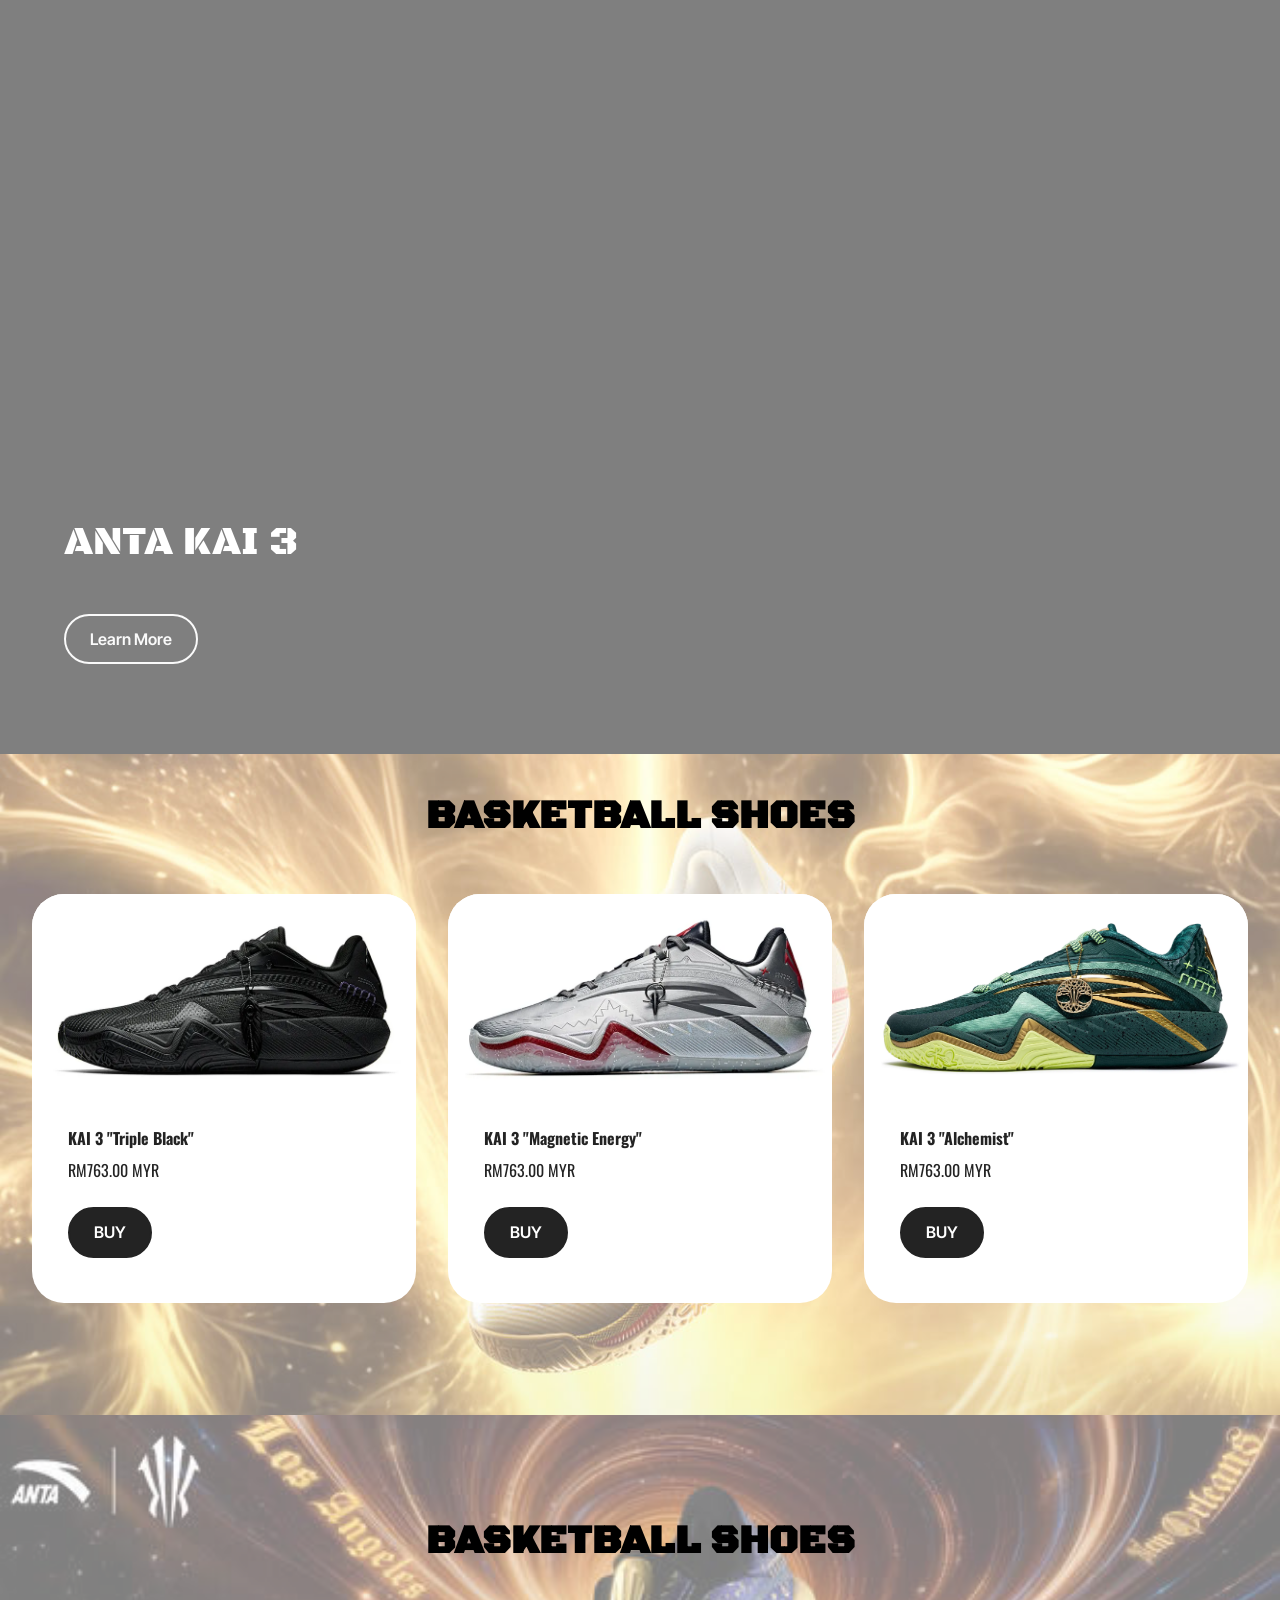
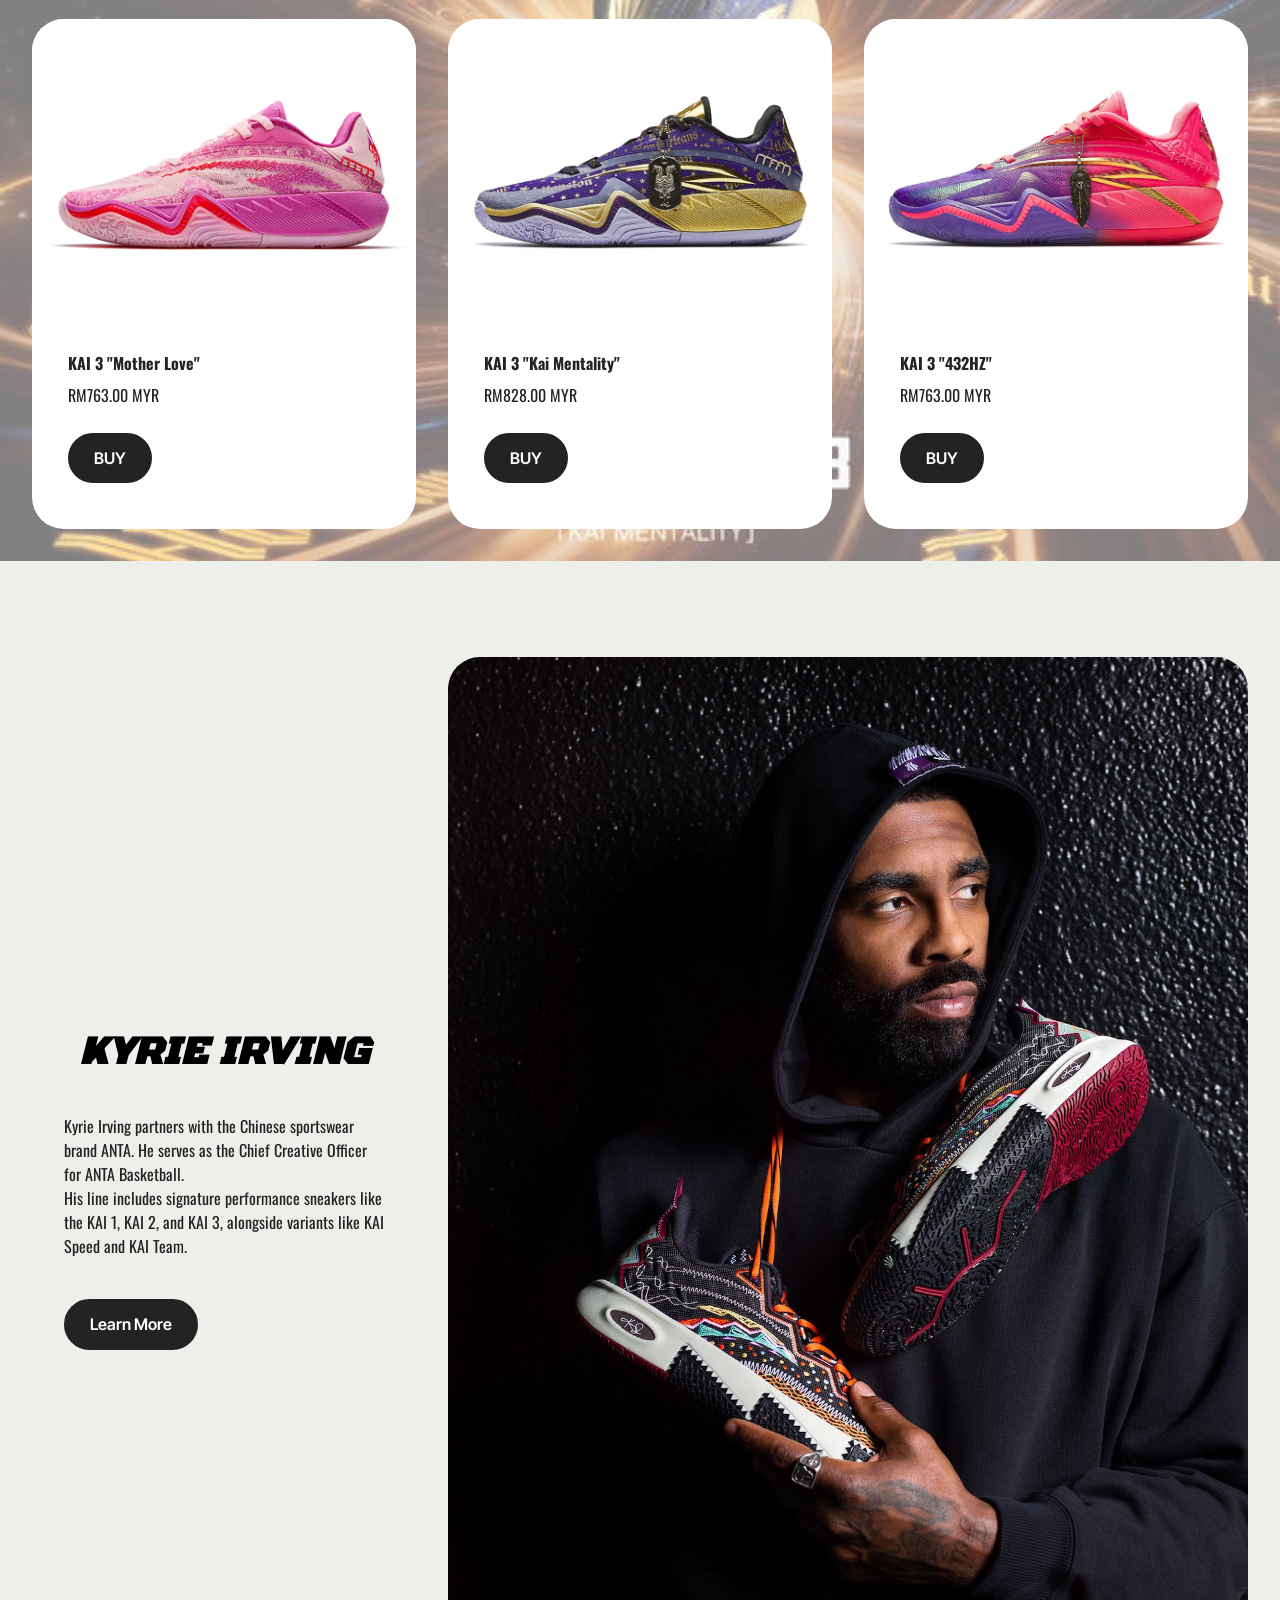
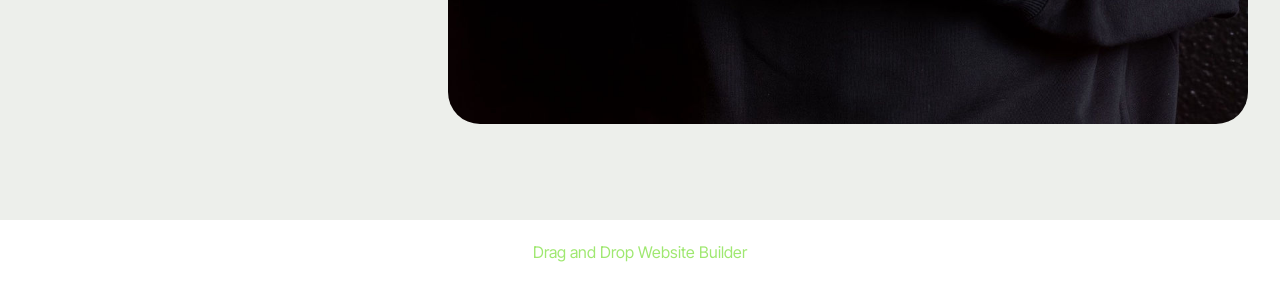
<file: index.html>
<!DOCTYPE html>
<html  >
<head>
  <!-- Site made with Mobirise Website Builder v6.1.12, https://mobirise.com -->
  <meta charset="UTF-8">
  <meta http-equiv="X-UA-Compatible" content="IE=edge">
  <meta name="generator" content="Mobirise v6.1.12, mobirise.com">
  <meta name="viewport" content="width=device-width, initial-scale=1, minimum-scale=1">
  <link rel="shortcut icon" href="assets/images/logo5.png" type="image/x-icon">
  <meta name="description" content="">
  
  
  <title>website</title>
  <link rel="stylesheet" href="assets/bootstrap/css/bootstrap.min.css">
  <link rel="stylesheet" href="assets/theme/css/style.css">
  <link rel="preload" href="https://fonts.googleapis.com/css?family=Inter+Tight:100,200,300,400,500,600,700,800,900,100i,200i,300i,400i,500i,600i,700i,800i,900i&display=swap" as="style" onload="this.onload=null;this.rel='stylesheet'">
  <noscript><link rel="stylesheet" href="https://fonts.googleapis.com/css?family=Inter+Tight:100,200,300,400,500,600,700,800,900,100i,200i,300i,400i,500i,600i,700i,800i,900i&display=swap"></noscript>
  <link rel="preload" href="https://fonts.googleapis.com/css?family=Black+Ops+One:400&display=swap" as="style" onload="this.onload=null;this.rel='stylesheet'">
  <noscript><link rel="stylesheet" href="https://fonts.googleapis.com/css?family=Black+Ops+One:400&display=swap"></noscript>
  <link rel="preload" href="https://fonts.googleapis.com/css?family=Roboto+Condensed:100,200,300,400,500,600,700,800,900,100i,200i,300i,400i,500i,600i,700i,800i,900i&display=swap" as="style" onload="this.onload=null;this.rel='stylesheet'">
  <noscript><link rel="stylesheet" href="https://fonts.googleapis.com/css?family=Roboto+Condensed:100,200,300,400,500,600,700,800,900,100i,200i,300i,400i,500i,600i,700i,800i,900i&display=swap"></noscript>
  <link rel="preload" href="https://fonts.googleapis.com/css?family=Oswald:200,300,400,500,600,700&display=swap" as="style" onload="this.onload=null;this.rel='stylesheet'">
  <noscript><link rel="stylesheet" href="https://fonts.googleapis.com/css?family=Oswald:200,300,400,500,600,700&display=swap"></noscript>
  <link rel="preload" as="style" href="assets/mobirise/css/mbr-additional.css?v=ldmdKB"><link rel="stylesheet" href="assets/mobirise/css/mbr-additional.css?v=ldmdKB" type="text/css">

  
  
  
</head>
<body>
  
  <section data-bs-version="5.1" class="header18 cid-vx9chRbjca" data-bg-video="https://vimeo.com/924224400?share=copy&amp;fl=cl&amp;fe=cihttps://vimeo.com/924224400?share=copy&amp;fl=cl&amp;fe=ci" id="header18-a">
  

  <div class="mbr-overlay" style="opacity: 0.5; background-color: rgb(0, 0, 0);"></div>
  <div class="container-fluid">
    <div class="row">
      <div class="content-wrap col-12 col-md-12">
        <h1 class="mbr-section-title mbr-fonts-style mbr-white mb-4 new-font-1">
          <strong><br></strong><br></h1>
        
        <p class="mbr-fonts-style mbr-text mbr-white mb-4 new-font">ANTA KAI 3</p>
        <div class="mbr-section-btn"><a class="btn btn-white-outline display-7" href="https://mobiri.se">Learn More</a></div>
      </div>
    </div>
  </div>
</section>

<section data-bs-version="5.1" class="features4 start cid-vx9gDgfH8a" id="features04-b">
	
	<div class="mbr-overlay"></div>
	<div class="container">
		<div class="row justify-content-center">
			<div class="col-12 content-head">
				<div class="mbr-section-head mb-5">
					<h4 class="mbr-section-title mbr-fonts-style align-center mb-0 new-font"><strong>BASKETBALL SHOES</strong></h4>
					
					
				</div>
			</div>
		</div>
		<div class="row">
			<div class="item features-image col-12 col-md-6 col-lg-4">
				<div class="item-wrapper">
					<div class="item-img">
						<img src="assets/images/bd-112631102-6.webp" alt="Mobirise Website Builder">
					</div>
					<div class="item-content">
						<h5 class="item-title mbr-fonts-style new-font-3"><strong>KAI 3 "Triple Black"</strong></h5>
						<p class="mbr-text mbr-fonts-style new-font-3">RM763.00 MYR</p>
						<div class="mbr-section-btn item-footer"><a href="" class="btn item-btn btn-black display-7">BUY</a></div>
					</div>

				</div>
			</div>
			<div class="item features-image col-12 col-md-6 col-lg-4">
				<div class="item-wrapper">
					<div class="item-img">
						<img src="assets/images/1-3-800x.webp" alt="Mobirise Website Builder">
					</div>
					<div class="item-content">
						<h5 class="item-title mbr-fonts-style new-font-3"><strong>KAI 3 "Magnetic Energy"</strong></h5>
						<p class="mbr-text mbr-fonts-style new-font-3">RM763.00 MYR</p>
						<div class="mbr-section-btn item-footer"><a href="" class="btn item-btn btn-black display-7">BUY</a></div>
					</div>
				</div>
			</div>
			<div class="item features-image col-12 col-md-6 col-lg-4">
				<div class="item-wrapper">
					<div class="item-img">
						<img src="assets/images/1-6-2000x.webp" alt="Mobirise Website Builder">
					</div>
					<div class="item-content">
						<h5 class="item-title mbr-fonts-style new-font-3"><strong>KAI 3 "Alchemist"</strong></h5>
						<p class="mbr-text mbr-fonts-style new-font-3">RM763.00 MYR</p>
						<div class="mbr-section-btn item-footer"><a href="" class="btn item-btn btn-black display-7">BUY</a></div>
					</div>
				</div>
			</div>
		</div>
	</div>
</section>

<section data-bs-version="5.1" class="features4 start cid-vx9jF4JgeT" id="features04-c">
	
	<div class="mbr-overlay"></div>
	<div class="container">
		<div class="row justify-content-center">
			<div class="col-12 content-head">
				<div class="mbr-section-head mb-5">
					<h4 class="mbr-section-title mbr-fonts-style align-center mb-0 new-font"><strong>BASKETBALL SHOES</strong><strong><br></strong></h4>
					
					
				</div>
			</div>
		</div>
		<div class="row">
			<div class="item features-image col-12 col-md-6 col-lg-4">
				<div class="item-wrapper">
					<div class="item-img">
						<img src="assets/images/bd-112631110-7-01-900x.webp" alt="Mobirise Website Builder">
					</div>
					<div class="item-content">
						<h5 class="item-title mbr-fonts-style new-font-3"><strong>KAI 3 "Mother Love"</strong></h5>
						<p class="mbr-text mbr-fonts-style new-font-3">RM763.00 MYR</p>
						<div class="mbr-section-btn item-footer"><a href="" class="btn item-btn btn-black display-7">BUY</a></div>
					</div>

				</div>
			</div>
			<div class="item features-image col-12 col-md-6 col-lg-4">
				<div class="item-wrapper">
					<div class="item-img">
						<img src="assets/images/bd-112621102-2-01-1-800x.webp" alt="Mobirise Website Builder">
					</div>
					<div class="item-content">
						<h5 class="item-title mbr-fonts-style new-font-3"><strong>KAI 3 "Kai Mentality"</strong></h5>
						<p class="mbr-text mbr-fonts-style new-font-3">RM828.00 MYR</p>
						<div class="mbr-section-btn item-footer"><a href="" class="btn item-btn btn-black display-7">BUY</a></div>
					</div>
				</div>
			</div>
			<div class="item features-image col-12 col-md-6 col-lg-4">
				<div class="item-wrapper">
					<div class="item-img">
						<img src="assets/images/bd-112621102-1-01-800x.webp" alt="Mobirise Website Builder">
					</div>
					<div class="item-content">
						<h5 class="item-title mbr-fonts-style new-font-3"><strong>KAI 3 "432HZ"</strong></h5>
						<p class="mbr-text mbr-fonts-style new-font-3">RM763.00 MYR</p>
						<div class="mbr-section-btn item-footer"><a href="" class="btn item-btn btn-black display-7">BUY</a></div>
					</div>
				</div>
			</div>
		</div>
	</div>
</section>

<section data-bs-version="5.1" class="header1 cid-vx9qwXQh4V" id="header01-e">
	

	
	

	<div class="container-fluid">
		<div class="row justify-content-center">
			<div class="col-12 col-md-12 col-lg-8 image-wrapper">
				<img class="w-100" src="assets/images/anta-kai-2-solar-return-release-date-1-1200x1601.jpg" alt="Mobirise Website Builder">
			</div>
			<div class="col-12 col-lg col-md-12">
				<div class="text-wrapper align-left">
					<h1 class="mbr-section-title mbr-fonts-style mb-4 new-font"><strong><em>KYRIE IRVING</em></strong></h1>
					<p class="mbr-text mbr-fonts-style mb-4 new-font-3">Kyrie Irving partners with the Chinese sportswear brand ANTA. He serves as the Chief Creative Officer for ANTA Basketball.<br>His line includes signature performance sneakers like the KAI 1, KAI 2, and KAI 3, alongside variants like KAI Speed and KAI Team.<br></p>
					<div class="mbr-section-btn mt-3"><a class="btn btn-black display-7" href="https://mobiri.se">Learn More</a></div>
				</div>
			</div>
		</div>
	</div>
</section><section class="display-7" style="padding: 0;align-items: center;justify-content: center;flex-wrap: wrap;    align-content: center;display: flex;position: relative;height: 4rem;"><a href="https://mobiri.se/5185875" style="flex: 1 1;height: 4rem;position: absolute;width: 100%;z-index: 1;"><img alt="" style="height: 4rem;" src="[data-uri]"></a><p style="margin: 0;text-align: center;" class="display-7">&#8204;</p><a style="z-index:1" href="https://mobirise.com/drag-drop-website-builder.html">Drag and Drop Website Builder</a></section><script src="assets/bootstrap/js/bootstrap.bundle.min.js"></script>  <script src="assets/smoothscroll/smooth-scroll.js"></script>  <script src="assets/ytplayer/index.js"></script>  <script src="assets/vimeoplayer/player.js"></script>  <script src="assets/theme/js/script.js"></script>  
  
  
</body>
</html>
</file>
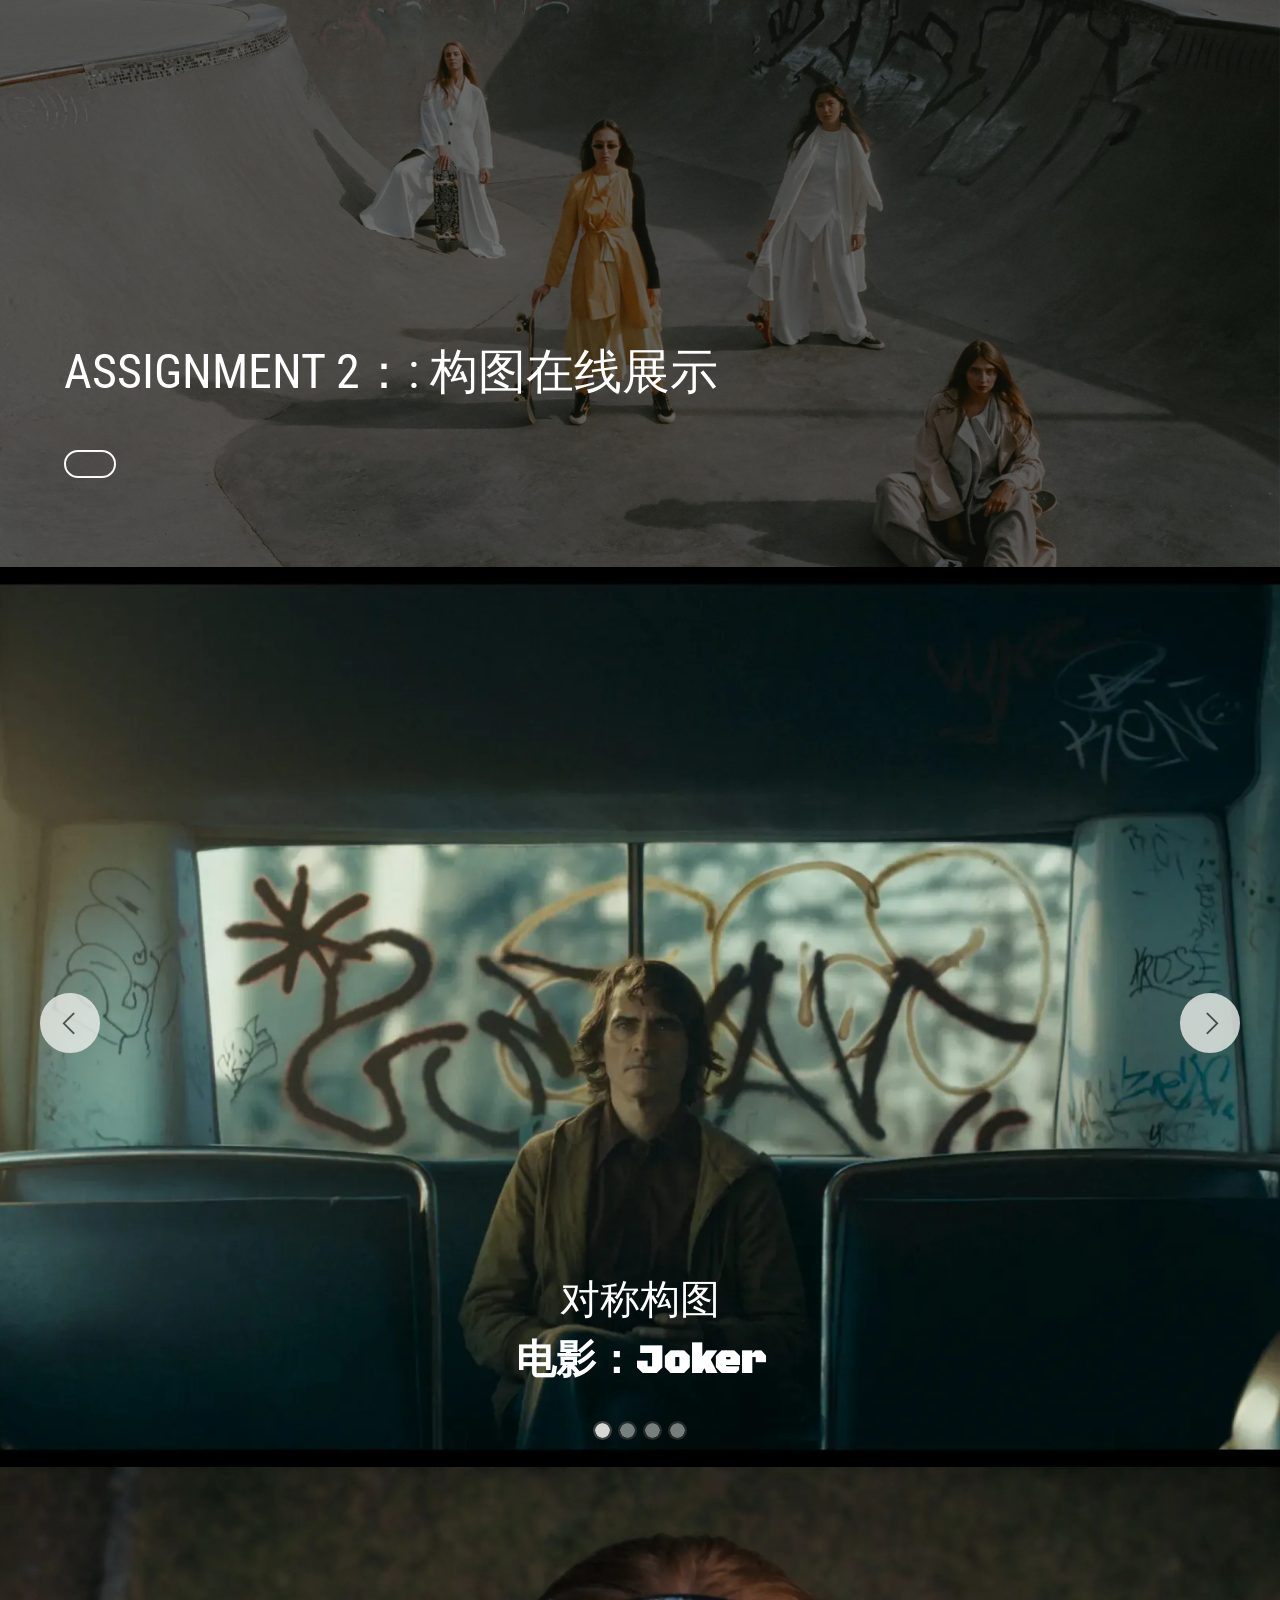
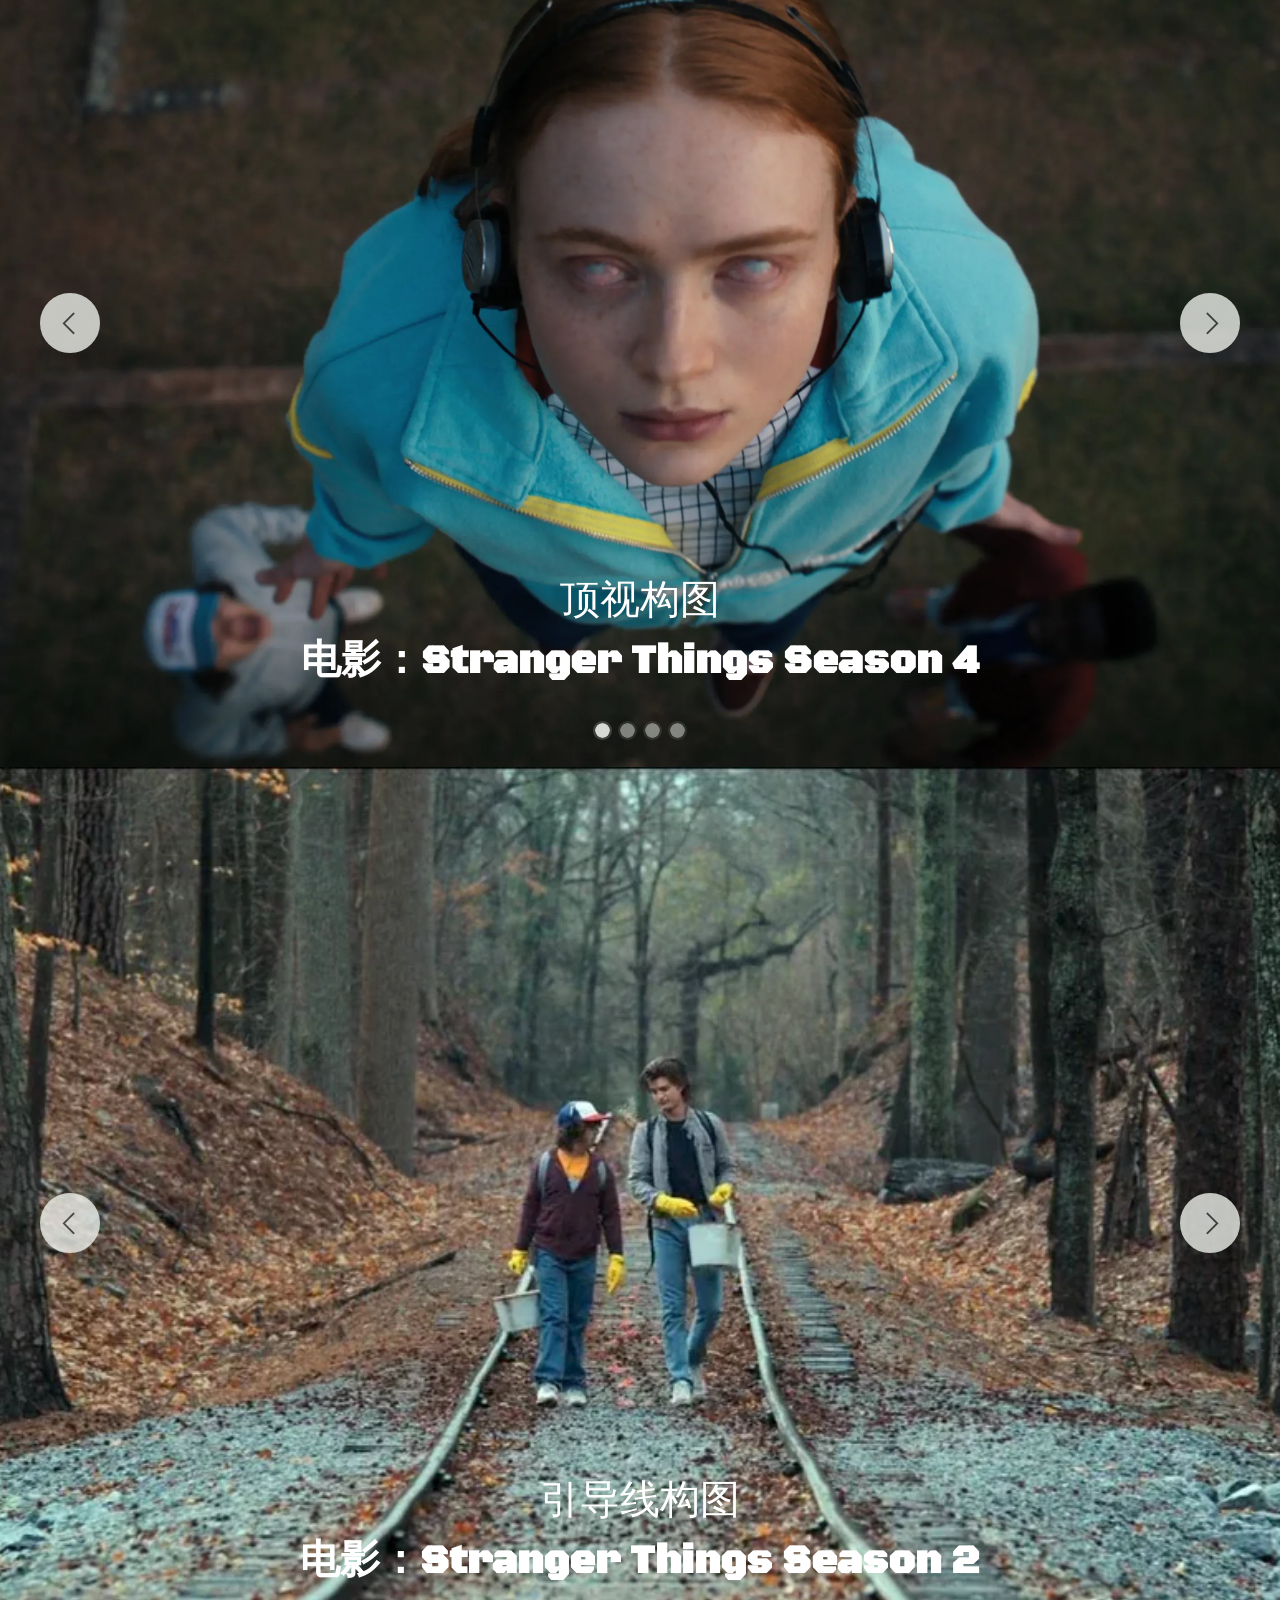
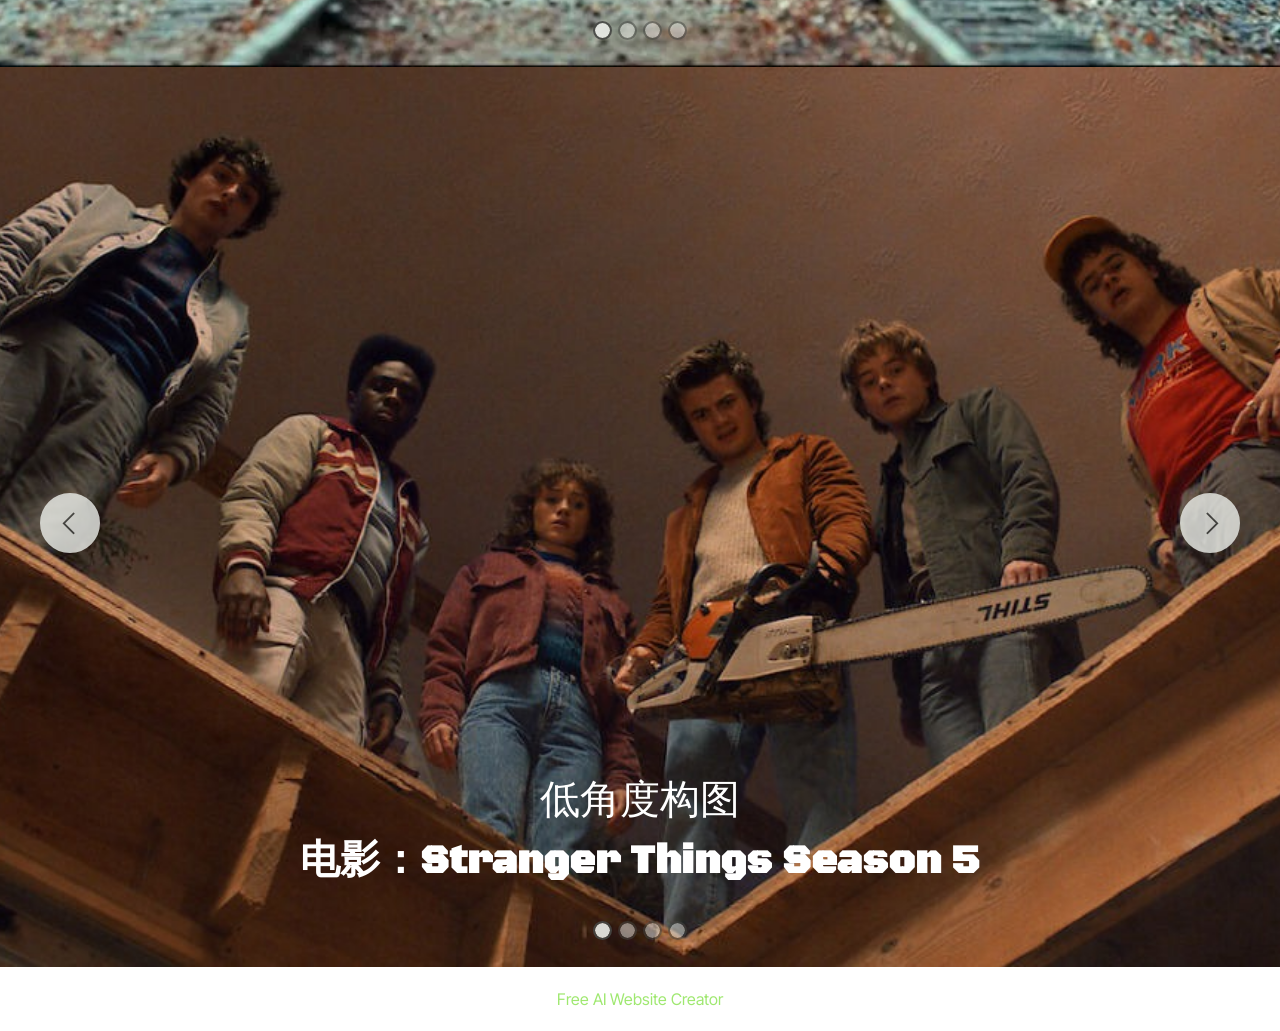
<file: page1.html>
<!DOCTYPE html>
<html  >
<head>
  <!-- Site made with Mobirise Website Builder v6.1.12, https://mobirise.com -->
  <meta charset="UTF-8">
  <meta http-equiv="X-UA-Compatible" content="IE=edge">
  <meta name="generator" content="Mobirise v6.1.12, mobirise.com">
  <meta name="viewport" content="width=device-width, initial-scale=1, minimum-scale=1">
  <link rel="shortcut icon" href="assets/images/logo5.png" type="image/x-icon">
  <meta name="description" content="">
  
  
  <title>构图</title>
  <link rel="stylesheet" href="assets/web/assets/mobirise-icons2/mobirise2.css">
  <link rel="stylesheet" href="assets/bootstrap/css/bootstrap.min.css">
  <link rel="stylesheet" href="assets/parallax/jarallax.css">
  <link rel="stylesheet" href="assets/theme/css/style.css">
  <link rel="preload" href="https://fonts.googleapis.com/css?family=Inter+Tight:100,200,300,400,500,600,700,800,900,100i,200i,300i,400i,500i,600i,700i,800i,900i&display=swap" as="style" onload="this.onload=null;this.rel='stylesheet'">
  <noscript><link rel="stylesheet" href="https://fonts.googleapis.com/css?family=Inter+Tight:100,200,300,400,500,600,700,800,900,100i,200i,300i,400i,500i,600i,700i,800i,900i&display=swap"></noscript>
  <link rel="preload" href="https://fonts.googleapis.com/css?family=Black+Ops+One:400&display=swap" as="style" onload="this.onload=null;this.rel='stylesheet'">
  <noscript><link rel="stylesheet" href="https://fonts.googleapis.com/css?family=Black+Ops+One:400&display=swap"></noscript>
  <link rel="preload" href="https://fonts.googleapis.com/css?family=Roboto+Condensed:100,200,300,400,500,600,700,800,900,100i,200i,300i,400i,500i,600i,700i,800i,900i&display=swap" as="style" onload="this.onload=null;this.rel='stylesheet'">
  <noscript><link rel="stylesheet" href="https://fonts.googleapis.com/css?family=Roboto+Condensed:100,200,300,400,500,600,700,800,900,100i,200i,300i,400i,500i,600i,700i,800i,900i&display=swap"></noscript>
  <link rel="preload" href="https://fonts.googleapis.com/css?family=Oswald:200,300,400,500,600,700&display=swap" as="style" onload="this.onload=null;this.rel='stylesheet'">
  <noscript><link rel="stylesheet" href="https://fonts.googleapis.com/css?family=Oswald:200,300,400,500,600,700&display=swap"></noscript>
  <link rel="preload" as="style" href="assets/mobirise/css/mbr-additional.css?v=gQmWaj"><link rel="stylesheet" href="assets/mobirise/css/mbr-additional.css?v=gQmWaj" type="text/css">

  
  
  
</head>
<body>
  
  <section data-bs-version="5.1" class="header18 cid-vxqtMqRffM mbr-parallax-background" id="header18-j">
  

  <div class="mbr-overlay" style="opacity: 0.5; background-color: rgb(0, 0, 0);"></div>
  <div class="container-fluid">
    <div class="row">
      <div class="content-wrap col-12 col-md-12">
        <h1 class="mbr-section-title mbr-fonts-style mbr-white mb-4 new-font-1">ASSIGNMENT 2：: 构图在线展示</h1>
        
        <p class="mbr-fonts-style mbr-text mbr-white mb-4 display-7"></p>
        <div class="mbr-section-btn"><a class="btn btn-white-outline display-7" href="https://mobiri.se"></a></div>
      </div>
    </div>
  </div>
</section>

<section data-bs-version="5.1" class="slider3 cid-vxqyWCdVq3 mbr-fullscreen" id="slider03-l">
    
    <div class="carousel slide" id="vxNEUKrzYy" data-interval="5000" data-bs-interval="5000">
        <ol class="carousel-indicators">
            <li data-slide-to="0" data-bs-slide-to="0" class="active" data-target="#vxNEUKrzYy" data-bs-target="#vxNEUKrzYy"></li>
            <li data-slide-to="1" data-bs-slide-to="1" data-target="#vxNEUKrzYy" data-bs-target="#vxNEUKrzYy"></li><li data-slide-to="2" data-bs-slide-to="2" data-target="#vxNEUKrzYy" data-bs-target="#vxNEUKrzYy"></li><li data-slide-to="3" data-bs-slide-to="3" data-target="#vxNEUKrzYy" data-bs-target="#vxNEUKrzYy"></li>
            
        </ol>
        <div class="carousel-inner">
            <div class="carousel-item slider-image item active">
                <div class="item-wrapper">
                    <img class="d-block w-100" src="assets/images/joker3.webp" alt="Mobirise Website Builder" data-slide-to="0" data-bs-slide-to="0">
                    
                    <div class="carousel-caption">
                        <h5 class="mbr-section-subtitle mbr-fonts-style mb-3 new-font">对称构图<br><strong>电影：Joker</strong></h5>
                        
                             
                    </div>
                </div>
            </div>
            <div class="carousel-item slider-image item">
                <div class="item-wrapper">
                    <img class="d-block w-100" src="assets/images/mv5bndexzdu0oditodaync00mtcylwfknwmtyta3odbhzjcwotcxxkeyxkfqcgc.-v1-1280x595.jpg" alt="Mobirise Website Builder" data-slide-to="1" data-bs-slide-to="1">
                    
                    <div class="carousel-caption">
                        <h5 class="mbr-section-subtitle mbr-fonts-style mb-3 new-font"><strong>对称构图</strong><br><strong>电影：Stranger Things Season 5</strong></h5>
                        
                             
                    </div>
                </div>
            </div><div class="carousel-item slider-image item">
                <div class="item-wrapper">
                    <img class="d-block w-100" src="assets/images/hd-wallpaper-stranger-things-season-4-stranger-things-season-4-stranger-things-tv-shows-artstation-800x450.jpg" alt="Mobirise Website Builder" data-slide-to="2" data-bs-slide-to="2">
                    
                    <div class="carousel-caption">
                        <h5 class="mbr-section-subtitle mbr-fonts-style mb-3 new-font"><strong>对称构图</strong><br><strong>电影：Stranger Things season 2</strong></h5>
                        
                             
                    </div>
                </div>
            </div><div class="carousel-item slider-image item">
                <div class="item-wrapper">
                    <img class="d-block w-100" src="assets/images/whatsapp20image202026-10-1220at2010.19.47-797x334.jpg" alt="Mobirise Website Builder" data-slide-to="3" data-bs-slide-to="3">
                    
                    <div class="carousel-caption">
                        <h5 class="mbr-section-subtitle mbr-fonts-style mb-3 new-font"><strong>对称构图</strong><br><strong>电影：Ant-Man and the Wasp</strong></h5>
                        
                             
                    </div>
                </div>
            </div>
            
        </div>
        <a class="carousel-control carousel-control-prev" role="button" data-slide="prev" data-bs-slide="prev" href="#vxNEUKrzYy">
            <span class="mobi-mbri mobi-mbri-arrow-prev" aria-hidden="true"></span>
            <span class="sr-only visually-hidden">Previous</span>
        </a>
        <a class="carousel-control carousel-control-next" role="button" data-slide="next" data-bs-slide="next" href="#vxNEUKrzYy">
            <span class="mobi-mbri mobi-mbri-arrow-next" aria-hidden="true"></span>
            <span class="sr-only visually-hidden">Next</span>
        </a>
    </div>
</section>

<section data-bs-version="5.1" class="slider3 cid-vxqP9NjR1T mbr-fullscreen" id="slider03-n">
    
    <div class="carousel slide" id="vxNEUKzjSb" data-interval="5000" data-bs-interval="5000">
        <ol class="carousel-indicators">
            <li data-slide-to="0" data-bs-slide-to="0" class="active" data-target="#vxNEUKzjSb" data-bs-target="#vxNEUKzjSb"></li>
            <li data-slide-to="1" data-bs-slide-to="1" data-target="#vxNEUKzjSb" data-bs-target="#vxNEUKzjSb"></li><li data-slide-to="2" data-bs-slide-to="2" data-target="#vxNEUKzjSb" data-bs-target="#vxNEUKzjSb"></li><li data-slide-to="3" data-bs-slide-to="3" data-target="#vxNEUKzjSb" data-bs-target="#vxNEUKzjSb"></li>
            
        </ol>
        <div class="carousel-inner">
            <div class="carousel-item slider-image item active">
                <div class="item-wrapper">
                    <img class="d-block w-100" src="assets/images/strangerthings-strangerthings4-4-01-11.webp" alt="Mobirise Website Builder" data-slide-to="0" data-bs-slide-to="0">
                    
                    <div class="carousel-caption">
                        <h5 class="mbr-section-subtitle mbr-fonts-style mb-3 new-font">顶视构图<br><strong>电影：Stranger Things Season 4</strong></h5>
                        
                             
                    </div>
                </div>
            </div>
            <div class="carousel-item slider-image item">
                <div class="item-wrapper">
                    <img class="d-block w-100" src="assets/images/tkbrzftio5a31-1-1280x523.png" alt="Mobirise Website Builder" data-slide-to="1" data-bs-slide-to="1">
                    
                    <div class="carousel-caption">
                        <h5 class="mbr-section-subtitle mbr-fonts-style mb-3 new-font"><strong>顶视构图</strong><br><strong>电影： Spider-Man: Into the Spider-Verse</strong></h5>
                        
                             
                    </div>
                </div>
            </div><div class="carousel-item slider-image item">
                <div class="item-wrapper">
                    <img class="d-block w-100" src="assets/images/l-intro-1691453594-1280x720.jpg" alt="Mobirise Website Builder" data-slide-to="2" data-bs-slide-to="2">
                    
                    <div class="carousel-caption">
                        <h5 class="mbr-section-subtitle mbr-fonts-style mb-3 new-font"><strong>顶视构图</strong><br><strong>电影： Deadpool</strong></h5>
                        
                             
                    </div>
                </div>
            </div><div class="carousel-item slider-image item">
                <div class="item-wrapper">
                    <img class="d-block w-100" src="assets/images/whatsapp20image202026-10-1220at2010.19.46-648x365.jpg" alt="Mobirise Website Builder" data-slide-to="3" data-bs-slide-to="3">
                    
                    <div class="carousel-caption">
                        <h5 class="mbr-section-subtitle mbr-fonts-style mb-3 new-font"><strong>顶视构图</strong><br><strong>电影： The Avengers</strong></h5>
                        
                             
                    </div>
                </div>
            </div>
            
        </div>
        <a class="carousel-control carousel-control-prev" role="button" data-slide="prev" data-bs-slide="prev" href="#vxNEUKzjSb">
            <span class="mobi-mbri mobi-mbri-arrow-prev" aria-hidden="true"></span>
            <span class="sr-only visually-hidden">Previous</span>
        </a>
        <a class="carousel-control carousel-control-next" role="button" data-slide="next" data-bs-slide="next" href="#vxNEUKzjSb">
            <span class="mobi-mbri mobi-mbri-arrow-next" aria-hidden="true"></span>
            <span class="sr-only visually-hidden">Next</span>
        </a>
    </div>
</section>

<section data-bs-version="5.1" class="slider3 cid-vxqRLiLAPx mbr-fullscreen" id="slider03-o">
    
    <div class="carousel slide" id="vxNEUKHGeG" data-interval="5000" data-bs-interval="5000">
        <ol class="carousel-indicators">
            <li data-slide-to="0" data-bs-slide-to="0" class="active" data-target="#vxNEUKHGeG" data-bs-target="#vxNEUKHGeG"></li><li data-slide-to="1" data-bs-slide-to="1" class="" data-target="#vxNEUKHGeG" data-bs-target="#vxNEUKHGeG"></li><li data-slide-to="2" data-bs-slide-to="2" class="" data-target="#vxNEUKHGeG" data-bs-target="#vxNEUKHGeG"></li><li data-slide-to="3" data-bs-slide-to="3" class="" data-target="#vxNEUKHGeG" data-bs-target="#vxNEUKHGeG"></li>
            
            
        </ol>
        <div class="carousel-inner">
            <div class="carousel-item slider-image item active">
                <div class="item-wrapper">
                    <img class="d-block w-100" src="assets/images/idk-if-its-a-hot-take-but-this-is-my-favourite-shot-from-v0-7hz5p9aj7vvf1.webp" alt="Mobirise Website Builder" data-slide-to="0" data-bs-slide-to="0">
                    
                    <div class="carousel-caption">
                        <h5 class="mbr-section-subtitle mbr-fonts-style mb-3 new-font">引导线构图<br><strong>电影：Stranger Things Season 2</strong></h5>
                        
                             
                    </div>
                </div>
            </div><div class="carousel-item slider-image item">
                <div class="item-wrapper">
                    <img class="d-block w-100" src="assets/images/unstoppable-29-800x334.jpg" alt="Mobirise Website Builder" data-slide-to="1" data-bs-slide-to="1">
                    
                    <div class="carousel-caption">
                        <h5 class="mbr-section-subtitle mbr-fonts-style mb-3 new-font">引导线构图<br><strong>电影：Unstoppable</strong></h5>
                        
                             
                    </div>
                </div>
            </div><div class="carousel-item slider-image item">
                <div class="item-wrapper">
                    <img class="d-block w-100" src="assets/images/mv5bzjizzmuymzetzwjhzi00zdnhltg0njetowzlnzhim2e3ymy5xkeyxkfqcgc.-v1-fmjpg-ux1000-1000x542.jpg" alt="Mobirise Website Builder" data-slide-to="2" data-bs-slide-to="2">
                    
                    <div class="carousel-caption">
                        <h5 class="mbr-section-subtitle mbr-fonts-style mb-3 new-font">引导线构图<br><strong>电影：The Killing of a Sacred Deer</strong></h5>
                        
                             
                    </div>
                </div>
            </div><div class="carousel-item slider-image item">
                <div class="item-wrapper">
                    <img class="d-block w-100" src="assets/images/08-1000x419.jpg" alt="Mobirise Website Builder" data-slide-to="3" data-bs-slide-to="3">
                    
                    <div class="carousel-caption">
                        <h5 class="mbr-section-subtitle mbr-fonts-style mb-3 new-font">引导线构图<br><strong>电影：The Secret Life of Walter Mitty</strong></h5>
                        
                             
                    </div>
                </div>
            </div>
            
            
        </div>
        <a class="carousel-control carousel-control-prev" role="button" data-slide="prev" data-bs-slide="prev" href="#vxNEUKHGeG">
            <span class="mobi-mbri mobi-mbri-arrow-prev" aria-hidden="true"></span>
            <span class="sr-only visually-hidden">Previous</span>
        </a>
        <a class="carousel-control carousel-control-next" role="button" data-slide="next" data-bs-slide="next" href="#vxNEUKHGeG">
            <span class="mobi-mbri mobi-mbri-arrow-next" aria-hidden="true"></span>
            <span class="sr-only visually-hidden">Next</span>
        </a>
    </div>
</section>

<section data-bs-version="5.1" class="slider3 cid-vxqXLKSDKi mbr-fullscreen" id="slider03-p">
    
    <div class="carousel slide" id="vxNEUKP4NW" data-interval="5000" data-bs-interval="5000">
        <ol class="carousel-indicators">
            <li data-slide-to="0" data-bs-slide-to="0" class="active" data-target="#vxNEUKP4NW" data-bs-target="#vxNEUKP4NW"></li>
            <li data-slide-to="1" data-bs-slide-to="1" data-target="#vxNEUKP4NW" data-bs-target="#vxNEUKP4NW"></li><li data-slide-to="2" data-bs-slide-to="2" data-target="#vxNEUKP4NW" data-bs-target="#vxNEUKP4NW"></li><li data-slide-to="3" data-bs-slide-to="3" data-target="#vxNEUKP4NW" data-bs-target="#vxNEUKP4NW"></li>
            
        </ol>
        <div class="carousel-inner">
            <div class="carousel-item slider-image item active">
                <div class="item-wrapper">
                    <img class="d-block w-100" src="assets/images/aaaaqa7c0ukshcrjn42uv-9jujq3nkyatz5r0gubjip4urdeveq81vxb-yrl5m2tjt7joini5-fjc81yz-mwcderdj20jrrazgi1sgkcexvkzvcciqdg8pqjv2t2mzljotzogolp3lrqwjb3c-mykeici-zbzxm-1080x608.jpeg" alt="Mobirise Website Builder" data-slide-to="0" data-bs-slide-to="0">
                    
                    <div class="carousel-caption">
                        <h5 class="mbr-section-subtitle mbr-fonts-style mb-3 new-font">低角度构图<br><strong>电影：Stranger Things Season 5</strong></h5>
                        
                             
                    </div>
                </div>
            </div>
            <div class="carousel-item slider-image item">
                <div class="item-wrapper">
                    <img class="d-block w-100" src="assets/images/hellbender-40-1280x692.jpeg" alt="Mobirise Website Builder" data-slide-to="1" data-bs-slide-to="1">
                    
                    <div class="carousel-caption">
                        <h5 class="mbr-section-subtitle mbr-fonts-style mb-3 new-font"><strong>低角度构图</strong><br><strong>电影：Hellbender</strong></h5>
                        
                             
                    </div>
                </div>
            </div><div class="carousel-item slider-image item">
                <div class="item-wrapper">
                    <img class="d-block w-100" src="assets/images/old-15-1280x536.jpg" alt="Mobirise Website Builder" data-slide-to="2" data-bs-slide-to="2">
                    
                    <div class="carousel-caption">
                        <h5 class="mbr-section-subtitle mbr-fonts-style mb-3 new-font"><strong>低角度构图</strong><br><strong>电影：Old</strong></h5>
                        
                             
                    </div>
                </div>
            </div><div class="carousel-item slider-image item">
                <div class="item-wrapper">
                    <img class="d-block w-100" src="assets/images/benediction-9-1280x534.jpg" alt="Mobirise Website Builder" data-slide-to="3" data-bs-slide-to="3">
                    
                    <div class="carousel-caption">
                        <h5 class="mbr-section-subtitle mbr-fonts-style mb-3 new-font"><strong>低角度构图</strong><br><strong>电影：Benediction</strong></h5>
                        
                             
                    </div>
                </div>
            </div>
            
        </div>
        <a class="carousel-control carousel-control-prev" role="button" data-slide="prev" data-bs-slide="prev" href="#vxNEUKP4NW">
            <span class="mobi-mbri mobi-mbri-arrow-prev" aria-hidden="true"></span>
            <span class="sr-only visually-hidden">Previous</span>
        </a>
        <a class="carousel-control carousel-control-next" role="button" data-slide="next" data-bs-slide="next" href="#vxNEUKP4NW">
            <span class="mobi-mbri mobi-mbri-arrow-next" aria-hidden="true"></span>
            <span class="sr-only visually-hidden">Next</span>
        </a>
    </div>
</section><section class="display-7" style="padding: 0;align-items: center;justify-content: center;flex-wrap: wrap;    align-content: center;display: flex;position: relative;height: 4rem;"><a href="https://mobiri.se/5185875" style="flex: 1 1;height: 4rem;position: absolute;width: 100%;z-index: 1;"><img alt="" style="height: 4rem;" src="[data-uri]"></a><p style="margin: 0;text-align: center;" class="display-7">&#8204;</p><a style="z-index:1" href="https://mobirise.com/builder/ai-website-creator.html">Free AI Website Creator</a></section><script src="assets/bootstrap/js/bootstrap.bundle.min.js"></script>  <script src="assets/parallax/jarallax.js"></script>  <script src="assets/smoothscroll/smooth-scroll.js"></script>  <script src="assets/ytplayer/index.js"></script>  <script src="assets/theme/js/script.js"></script>  
  
  
</body>
</html>
</file>
<file: assets/theme/css/style.css>
@charset "UTF-8";
section {
  background-color: #ffffff;
}

body {
  font-style: normal;
  line-height: 1.5;
  font-weight: 400;
  color: #232323;
  position: relative;
}

button {
  background-color: transparent;
  border-color: transparent;
}

.embla__button,
.carousel-control {
  background-color: #edefea !important;
  opacity: 0.8 !important;
  color: #464845 !important;
  border-color: #edefea !important;
}

.carousel .close,
.modalWindow .close {
  background-color: #edefea !important;
  color: #464845 !important;
  border-color: #edefea !important;
  opacity: 0.8 !important;
}

.carousel .close:hover,
.modalWindow .close:hover {
  opacity: 1 !important;
}

.carousel-indicators li {
  background-color: #edefea !important;
  border: 2px solid #464845 !important;
}

.carousel-indicators li:hover,
.carousel-indicators li:active {
  opacity: 0.8 !important;
}

.embla__button:hover,
.carousel-control:hover {
  background-color: #edefea !important;
  opacity: 1 !important;
}

.modalWindow-video-container {
  height: 80%;
}

section,
.container,
.container-fluid {
  position: relative;
  word-wrap: break-word;
}

a.mbr-iconfont:hover {
  text-decoration: none;
}

.article .lead p,
.article .lead ul,
.article .lead ol,
.article .lead pre,
.article .lead blockquote {
  margin-bottom: 0;
}

a {
  font-style: normal;
  font-weight: 400;
  cursor: pointer;
}
a, a:hover {
  text-decoration: none;
}

.mbr-section-title {
  font-style: normal;
  line-height: 1.3;
}

.mbr-section-subtitle {
  line-height: 1.3;
}

.mbr-text {
  font-style: normal;
  line-height: 1.7;
}

h1,
h2,
h3,
h4,
h5,
h6,
.display-1,
.display-2,
.display-4,
.display-5,
.display-7,
span,
p,
a {
  line-height: 1;
  word-break: break-word;
  word-wrap: break-word;
  font-weight: 400;
}

b,
strong {
  font-weight: bold;
}

input:-webkit-autofill, input:-webkit-autofill:hover, input:-webkit-autofill:focus, input:-webkit-autofill:active {
  transition-delay: 9999s;
  -webkit-transition-property: background-color, color;
  transition-property: background-color, color;
}

textarea[type=hidden] {
  display: none;
}

section {
  background-position: 50% 50%;
  background-repeat: no-repeat;
  background-size: cover;
}
section .mbr-background-video,
section .mbr-background-video-preview {
  position: absolute;
  bottom: 0;
  left: 0;
  right: 0;
  top: 0;
}

.hidden {
  visibility: hidden;
}

.mbr-z-index20 {
  z-index: 20;
}

/*! Base colors */
.mbr-white {
  color: #ffffff;
}

.mbr-black {
  color: #111111;
}

.mbr-bg-white {
  background-color: #ffffff;
}

.mbr-bg-black {
  background-color: #000000;
}

/*! Text-aligns */
.align-left {
  text-align: left;
}

.align-center {
  text-align: center;
}

.align-right {
  text-align: right;
}

/*! Font-weight  */
.mbr-light {
  font-weight: 300;
}

.mbr-regular {
  font-weight: 400;
}

.mbr-semibold {
  font-weight: 500;
}

.mbr-bold {
  font-weight: 700;
}

/*! Media  */
.media-content {
  flex-basis: 100%;
}

.media-container-row {
  display: flex;
  flex-direction: row;
  flex-wrap: wrap;
  justify-content: center;
  align-content: center;
  align-items: start;
}
.media-container-row .media-size-item {
  width: 400px;
}

.media-container-column {
  display: flex;
  flex-direction: column;
  flex-wrap: wrap;
  justify-content: center;
  align-content: center;
  align-items: stretch;
}
.media-container-column > * {
  width: 100%;
}

@media (min-width: 992px) {
  .media-container-row {
    flex-wrap: nowrap;
  }
}
figure {
  margin-bottom: 0;
  overflow: hidden;
}

figure[mbr-media-size] {
  transition: width 0.1s;
}

img,
iframe {
  display: block;
  width: 100%;
}

.card {
  background-color: transparent;
  border: none;
}

.card-box {
  width: 100%;
}

.card-img {
  text-align: center;
  flex-shrink: 0;
  -webkit-flex-shrink: 0;
}

.media {
  max-width: 100%;
  margin: 0 auto;
}

.mbr-figure {
  align-self: center;
}

.media-container > div {
  max-width: 100%;
}

.mbr-figure img,
.card-img img {
  width: 100%;
}

@media (max-width: 991px) {
  .media-size-item {
    width: auto !important;
  }
  .media {
    width: auto;
  }
  .mbr-figure {
    width: 100% !important;
  }
}
/*! Buttons */
.mbr-section-btn {
  margin-left: -0.6rem;
  margin-right: -0.6rem;
  font-size: 0;
}

.btn {
  font-weight: 600;
  border-width: 1px;
  font-style: normal;
  margin: 0.6rem 0.6rem;
  white-space: normal;
  transition: all 0.2s ease-in-out;
  display: inline-flex;
  align-items: center;
  justify-content: center;
  word-break: break-word;
}

.btn-sm {
  font-weight: 600;
  letter-spacing: 0px;
  transition: all 0.3s ease-in-out;
}

.btn-md {
  font-weight: 600;
  letter-spacing: 0px;
  transition: all 0.3s ease-in-out;
}

.btn-lg {
  font-weight: 600;
  letter-spacing: 0px;
  transition: all 0.3s ease-in-out;
}

.btn-form {
  margin: 0;
}
.btn-form:hover {
  cursor: pointer;
}

nav .mbr-section-btn {
  margin-left: 0rem;
  margin-right: 0rem;
}

/*! Btn icon margin */
.btn .mbr-iconfont,
.btn.btn-sm .mbr-iconfont {
  order: 1;
  cursor: pointer;
  margin-left: 0.5rem;
  vertical-align: sub;
}

.btn.btn-md .mbr-iconfont,
.btn.btn-md .mbr-iconfont {
  margin-left: 0.8rem;
}

.mbr-regular {
  font-weight: 400;
}

.mbr-semibold {
  font-weight: 500;
}

.mbr-bold {
  font-weight: 700;
}

[type=submit] {
  -webkit-appearance: none;
}

/*! Full-screen */
.mbr-fullscreen .mbr-overlay {
  min-height: 100vh;
}

.mbr-fullscreen {
  display: flex;
  display: -moz-flex;
  display: -ms-flex;
  display: -o-flex;
  align-items: center;
  min-height: 100vh;
  padding-top: 3rem;
  padding-bottom: 3rem;
}

/*! Map */
.map {
  height: 25rem;
  position: relative;
}
.map iframe {
  width: 100%;
  height: 100%;
}

/*! Scroll to top arrow */
.mbr-arrow-up {
  bottom: 25px;
  right: 90px;
  position: fixed;
  text-align: right;
  z-index: 5000;
  color: #ffffff;
  font-size: 22px;
}

.mbr-arrow-up a {
  background: rgba(0, 0, 0, 0.2);
  border-radius: 50%;
  color: #fff;
  display: inline-block;
  height: 60px;
  width: 60px;
  border: 2px solid #fff;
  outline-style: none !important;
  position: relative;
  text-decoration: none;
  transition: all 0.3s ease-in-out;
  cursor: pointer;
  text-align: center;
}
.mbr-arrow-up a:hover {
  background-color: rgba(0, 0, 0, 0.4);
}
.mbr-arrow-up a i {
  line-height: 60px;
}

.mbr-arrow-up-icon {
  display: block;
  color: #fff;
}

.mbr-arrow-up-icon::before {
  content: "›";
  display: inline-block;
  font-family: serif;
  font-size: 22px;
  line-height: 1;
  font-style: normal;
  position: relative;
  top: 6px;
  left: -4px;
  transform: rotate(-90deg);
}

/*! Arrow Down */
.mbr-arrow {
  position: absolute;
  bottom: 45px;
  left: 50%;
  width: 60px;
  height: 60px;
  cursor: pointer;
  background-color: rgba(80, 80, 80, 0.5);
  border-radius: 50%;
  transform: translateX(-50%);
}
@media (max-width: 767px) {
  .mbr-arrow {
    display: none;
  }
}
.mbr-arrow > a {
  display: inline-block;
  text-decoration: none;
  outline-style: none;
  animation: arrowdown 1.7s ease-in-out infinite;
  color: #ffffff;
}
.mbr-arrow > a > i {
  position: absolute;
  top: -2px;
  left: 15px;
  font-size: 2rem;
}

#scrollToTop a i::before {
  content: "";
  position: absolute;
  display: block;
  border-bottom: 2.5px solid #fff;
  border-left: 2.5px solid #fff;
  width: 27.8%;
  height: 27.8%;
  left: 50%;
  top: 51%;
  transform: translateY(-30%) translateX(-50%) rotate(135deg);
}

@keyframes arrowdown {
  0% {
    transform: translateY(0px);
  }
  50% {
    transform: translateY(-5px);
  }
  100% {
    transform: translateY(0px);
  }
}
@media (max-width: 500px) {
  .mbr-arrow-up {
    left: 0;
    right: 0;
    text-align: center;
  }
}
/*Gradients animation*/
@keyframes gradient-animation {
  from {
    background-position: 0% 100%;
    animation-timing-function: ease-in-out;
  }
  to {
    background-position: 100% 0%;
    animation-timing-function: ease-in-out;
  }
}
.bg-gradient {
  background-size: 200% 200%;
  animation: gradient-animation 5s infinite alternate;
  -webkit-animation: gradient-animation 5s infinite alternate;
}

.menu .navbar-brand {
  display: -webkit-flex;
}
.menu .navbar-brand span {
  display: flex;
  display: -webkit-flex;
}
.menu .navbar-brand .navbar-caption-wrap {
  display: -webkit-flex;
}
.menu .navbar-brand .navbar-logo img {
  display: -webkit-flex;
  width: auto;
}
@media (min-width: 768px) and (max-width: 991px) {
  .menu .navbar-toggleable-sm .navbar-nav {
    display: -ms-flexbox;
  }
}
@media (max-width: 991px) {
  .menu .navbar-collapse {
    max-height: 93.5vh;
  }
  .menu .navbar-collapse.show {
    overflow: auto;
  }
}
@media (min-width: 992px) {
  .menu .navbar-nav.nav-dropdown {
    display: -webkit-flex;
  }
  .menu .navbar-toggleable-sm .navbar-collapse {
    display: -webkit-flex !important;
  }
  .menu .collapsed .navbar-collapse {
    max-height: 93.5vh;
  }
  .menu .collapsed .navbar-collapse.show {
    overflow: auto;
  }
}
@media (max-width: 767px) {
  .menu .navbar-collapse {
    max-height: 80vh;
  }
}

.nav-link .mbr-iconfont {
  margin-right: 0.5rem;
}

.navbar {
  display: -webkit-flex;
  -webkit-flex-wrap: wrap;
  -webkit-align-items: center;
  -webkit-justify-content: space-between;
}

.navbar-collapse {
  -webkit-flex-basis: 100%;
  -webkit-flex-grow: 1;
  -webkit-align-items: center;
}

.nav-dropdown .link {
  padding: 0.667em 1.667em !important;
  margin: 0 !important;
}

.nav {
  display: -webkit-flex;
  -webkit-flex-wrap: wrap;
}

.row {
  display: -webkit-flex;
  -webkit-flex-wrap: wrap;
}

.justify-content-center {
  -webkit-justify-content: center;
}

.form-inline {
  display: -webkit-flex;
}

.card-wrapper {
  -webkit-flex: 1;
}

.carousel-control {
  z-index: 10;
  display: -webkit-flex;
}

.carousel-controls {
  display: -webkit-flex;
}

.media {
  display: -webkit-flex;
}

.form-group:focus {
  outline: none;
}

.jq-selectbox__select {
  padding: 7px 0;
  position: relative;
}

.jq-selectbox__dropdown {
  overflow: hidden;
  border-radius: 10px;
  position: absolute;
  top: 100%;
  left: 0 !important;
  width: 100% !important;
}

.jq-selectbox__trigger-arrow {
  right: 0;
  transform: translateY(-50%);
}

.jq-selectbox li {
  padding: 1.07em 0.5em;
}

input[type=range] {
  padding-left: 0 !important;
  padding-right: 0 !important;
}

.modal-dialog,
.modal-content {
  height: 100%;
}

.modal-dialog .carousel-inner {
  height: calc(100vh - 1.75rem);
}
@media (max-width: 575px) {
  .modal-dialog .carousel-inner {
    height: calc(100vh - 1rem);
  }
}

.carousel-item {
  text-align: center;
}

.carousel-item img {
  margin: auto;
}

.navbar-toggler {
  align-self: flex-start;
  padding: 0.25rem 0.75rem;
  font-size: 1.25rem;
  line-height: 1;
  background: transparent;
  border: 1px solid transparent;
  border-radius: 0.25rem;
}

.navbar-toggler:focus,
.navbar-toggler:hover {
  text-decoration: none;
  box-shadow: none;
}

.navbar-toggler-icon {
  display: inline-block;
  width: 1.5em;
  height: 1.5em;
  vertical-align: middle;
  content: "";
  background: no-repeat center center;
  background-size: 100% 100%;
}

.navbar-toggler-left {
  position: absolute;
  left: 1rem;
}

.navbar-toggler-right {
  position: absolute;
  right: 1rem;
}

.card-img {
  width: auto;
}

.menu .navbar.collapsed:not(.beta-menu) {
  flex-direction: column;
}

.carousel-item.active,
.carousel-item-next,
.carousel-item-prev {
  display: flex;
}

.note-air-layout .dropup .dropdown-menu,
.note-air-layout .navbar-fixed-bottom .dropdown .dropdown-menu {
  bottom: initial !important;
}

html,
body {
  height: auto;
  min-height: 100vh;
}

.dropup .dropdown-toggle::after {
  display: none;
}

.form-asterisk {
  font-family: initial;
  position: absolute;
  top: -2px;
  font-weight: normal;
}

.form-control-label {
  position: relative;
  cursor: pointer;
  margin-bottom: 0.357em;
  padding: 0;
}

.alert {
  color: #ffffff;
  border-radius: 0;
  border: 0;
  font-size: 1.1rem;
  line-height: 1.5;
  margin-bottom: 1.875rem;
  padding: 1.25rem;
  position: relative;
  text-align: center;
}
.alert.alert-form::after {
  background-color: inherit;
  bottom: -7px;
  content: "";
  display: block;
  height: 14px;
  left: 50%;
  margin-left: -7px;
  position: absolute;
  transform: rotate(45deg);
  width: 14px;
}

.form-control {
  background-color: #ffffff;
  background-clip: border-box;
  color: #232323;
  line-height: 1rem !important;
  height: auto;
  padding: 1.2rem 2rem;
  transition: border-color 0.25s ease 0s;
  border: 1px solid transparent !important;
  border-radius: 4px;
  box-shadow: rgba(0, 0, 0, 0.07) 0px 1px 1px 0px, rgba(0, 0, 0, 0.07) 0px 1px 3px 0px, rgba(0, 0, 0, 0.03) 0px 0px 0px 1px;
}
.form-active .form-control:invalid {
  border-color: red;
}

.row > * {
  padding-right: 1rem;
  padding-left: 1rem;
}

form .row {
  margin-left: -0.6rem;
  margin-right: -0.6rem;
}
form .row [class*=col] {
  padding-left: 0.6rem;
  padding-right: 0.6rem;
}

form .mbr-section-btn {
  padding-left: 0.6rem;
  padding-right: 0.6rem;
}

form .form-check-input {
  margin-top: 0.5;
}

textarea.form-control {
  line-height: 1.5rem !important;
}

.form-group {
  margin-bottom: 1.2rem;
}

.form-control,
form .btn {
  min-height: 48px;
}

.gdpr-block label span.textGDPR input[name=gdpr] {
  top: 7px;
}

.form-control:focus {
  box-shadow: none;
}

:focus {
  outline: none;
}

.mbr-overlay {
  background-color: #000;
  bottom: 0;
  left: 0;
  opacity: 0.5;
  position: absolute;
  right: 0;
  top: 0;
  z-index: 0;
  pointer-events: none;
}

blockquote {
  font-style: italic;
  padding: 3rem;
  font-size: 1.09rem;
  position: relative;
  border-left: 3px solid;
}

ul,
ol,
pre,
blockquote {
  margin-bottom: 2.3125rem;
}

.mt-4 {
  margin-top: 2rem !important;
}

.mb-4 {
  margin-bottom: 2rem !important;
}

.container,
.container-fluid {
  padding-left: 16px;
  padding-right: 16px;
}

.row {
  margin-left: -16px;
  margin-right: -16px;
}
.row > [class*=col] {
  padding-left: 16px;
  padding-right: 16px;
}

@media (min-width: 992px) {
  .container-fluid {
    padding-left: 32px;
    padding-right: 32px;
  }
}
@media (max-width: 991px) {
  .mbr-container {
    padding-left: 16px;
    padding-right: 16px;
  }
}
.app-video-wrapper > img {
  opacity: 1;
}

.app-video-wrapper {
  background: transparent;
}

.item {
  position: relative;
}

.dropdown-menu .dropdown-menu {
  left: 100%;
}

.dropdown-item + .dropdown-menu {
  display: none;
}

.dropdown-item:hover + .dropdown-menu,
.dropdown-menu:hover {
  display: block;
}

@media (min-aspect-ratio: 16/9) {
  .mbr-video-foreground {
    height: 300% !important;
    top: -100% !important;
  }
}
@media (max-aspect-ratio: 16/9) {
  .mbr-video-foreground {
    width: 300% !important;
    left: -100% !important;
  }
}.engine {
	position: absolute;
	text-indent: -2400px;
	text-align: center;
	padding: 0;
	top: 0;
	left: -2400px;
}
</file>
<file: assets/mobirise/css/mbr-additional.css>
.btn {
  border-width: 2px;
}
img,
.card-wrap,
.card-wrapper,
.video-wrapper,
.mbr-figure iframe,
.google-map iframe,
.slide-content,
.plan,
.card,
.item-wrapper,
.item-wrapper .mbr-overlay {
  border-radius: 2rem !important;
}
.video-wrapper {
  overflow: hidden;
}
body {
  font-family: Inter Tight;
}
.display-1 {
  font-family: 'Inter Tight', sans-serif;
  font-size: 4.5rem;
  line-height: 1;
}
.display-1 > .mbr-iconfont {
  font-size: 5.625rem;
}
.display-2 {
  font-family: 'Inter Tight', sans-serif;
  font-size: 3rem;
  line-height: 1;
}
.display-2 > .mbr-iconfont {
  font-size: 3.75rem;
}
.display-4 {
  font-family: 'Inter Tight', sans-serif;
  font-size: 1rem;
  line-height: 1.5;
}
.display-4 > .mbr-iconfont {
  font-size: 1.25rem;
}
.display-5 {
  font-family: 'Inter Tight', sans-serif;
  font-size: 1.4rem;
  line-height: 1.5;
}
.display-5 > .mbr-iconfont {
  font-size: 1.75rem;
}
.display-7 {
  font-family: 'Inter Tight', sans-serif;
  font-size: 1rem;
  line-height: 1.3;
}
.display-7 > .mbr-iconfont {
  font-size: 1.25rem;
}
/* ---- Fluid typography for mobile devices ---- */
/* 1.4 - font scale ratio ( bootstrap == 1.42857 ) */
/* 100vw - current viewport width */
/* (48 - 20)  48 == 48rem == 768px, 20 == 20rem == 320px(minimal supported viewport) */
/* 0.65 - min scale variable, may vary */
@media (max-width: 992px) {
  .display-1 {
    font-size: 3.6rem;
  }
}
@media (max-width: 768px) {
  .display-1 {
    font-size: 3.15rem;
    font-size: calc( 2.225rem + (4.5 - 2.225) * ((100vw - 20rem) / (48 - 20)));
    line-height: calc( 1.1 * (2.225rem + (4.5 - 2.225) * ((100vw - 20rem) / (48 - 20))));
  }
  .display-2 {
    font-size: 2.4rem;
    font-size: calc( 1.7rem + (3 - 1.7) * ((100vw - 20rem) / (48 - 20)));
    line-height: calc( 1.3 * (1.7rem + (3 - 1.7) * ((100vw - 20rem) / (48 - 20))));
  }
  .display-4 {
    font-size: 0.8rem;
    font-size: calc( 1rem + (1 - 1) * ((100vw - 20rem) / (48 - 20)));
    line-height: calc( 1.4 * (1rem + (1 - 1) * ((100vw - 20rem) / (48 - 20))));
  }
  .display-5 {
    font-size: 1.12rem;
    font-size: calc( 1.14rem + (1.4 - 1.14) * ((100vw - 20rem) / (48 - 20)));
    line-height: calc( 1.4 * (1.14rem + (1.4 - 1.14) * ((100vw - 20rem) / (48 - 20))));
  }
  .display-7 {
    font-size: 0.8rem;
    font-size: calc( 1rem + (1 - 1) * ((100vw - 20rem) / (48 - 20)));
    line-height: calc( 1.4 * (1rem + (1 - 1) * ((100vw - 20rem) / (48 - 20))));
  }
}
@media (min-width: 992px) and (max-width: 1400px) {
  .display-1 {
    font-size: 3.15rem;
    font-size: calc( 2.225rem + (4.5 - 2.225) * ((100vw - 62rem) / (87 - 62)));
    line-height: calc( 1.1 * (2.225rem + (4.5 - 2.225) * ((100vw - 62rem) / (87 - 62))));
  }
  .display-2 {
    font-size: 2.4rem;
    font-size: calc( 1.7rem + (3 - 1.7) * ((100vw - 62rem) / (87 - 62)));
    line-height: calc( 1.3 * (1.7rem + (3 - 1.7) * ((100vw - 62rem) / (87 - 62))));
  }
  .display-4 {
    font-size: 0.8rem;
    font-size: calc( 1rem + (1 - 1) * ((100vw - 62rem) / (87 - 62)));
    line-height: calc( 1.4 * (1rem + (1 - 1) * ((100vw - 62rem) / (87 - 62))));
  }
  .display-5 {
    font-size: 1.12rem;
    font-size: calc( 1.14rem + (1.4 - 1.14) * ((100vw - 62rem) / (87 - 62)));
    line-height: calc( 1.4 * (1.14rem + (1.4 - 1.14) * ((100vw - 62rem) / (87 - 62))));
  }
  .display-7 {
    font-size: 0.8rem;
    font-size: calc( 1rem + (1 - 1) * ((100vw - 62rem) / (87 - 62)));
    line-height: calc( 1.4 * (1rem + (1 - 1) * ((100vw - 62rem) / (87 - 62))));
  }
}
/* Buttons */
.btn {
  padding: 1.25rem 2rem;
  border-radius: 4px;
  padding: 0.75rem 1.5rem;
}
.btn-sm {
  padding: 0.6rem 1.2rem;
  border-radius: 4px;
}
.btn-md {
  padding: 0.6rem 1.2rem;
  border-radius: 4px;
}
.btn-lg {
  padding: 1.25rem 2rem;
  border-radius: 4px;
}
.bg-primary {
  background-color: #9fe870 !important;
}
.bg-success {
  background-color: #260a30 !important;
}
.bg-info {
  background-color: #320707 !important;
}
.bg-warning {
  background-color: #a0e2e1 !important;
}
.bg-danger {
  background-color: #ffea64 !important;
}
.btn-primary,
.btn-primary:active {
  background-color: #9fe870 !important;
  border-color: #9fe870 !important;
  color: #264d0c !important;
  box-shadow: none;
}
.btn-primary:hover,
.btn-primary:focus,
.btn-primary.focus,
.btn-primary.active {
  color: inherit;
  background-color: #bcef9c !important;
  border-color: #bcef9c !important;
  box-shadow: none;
}
.btn-primary.disabled,
.btn-primary:disabled {
  color: #264d0c !important;
  background-color: #bcef9c !important;
  border-color: #bcef9c !important;
}
.btn-secondary,
.btn-secondary:active {
  background-color: #ffd7ef !important;
  border-color: #ffd7ef !important;
  color: #d70081 !important;
  box-shadow: none;
}
.btn-secondary:hover,
.btn-secondary:focus,
.btn-secondary.focus,
.btn-secondary.active {
  color: inherit;
  background-color: #ffffff !important;
  border-color: #ffffff !important;
  box-shadow: none;
}
.btn-secondary.disabled,
.btn-secondary:disabled {
  color: #d70081 !important;
  background-color: #ffffff !important;
  border-color: #ffffff !important;
}
.btn-info,
.btn-info:active {
  background-color: #320707 !important;
  border-color: #320707 !important;
  color: #ffffff !important;
  box-shadow: none;
}
.btn-info:hover,
.btn-info:focus,
.btn-info.focus,
.btn-info.active {
  color: inherit;
  background-color: #5f0d0d !important;
  border-color: #5f0d0d !important;
  box-shadow: none;
}
.btn-info.disabled,
.btn-info:disabled {
  color: #ffffff !important;
  background-color: #5f0d0d !important;
  border-color: #5f0d0d !important;
}
.btn-success,
.btn-success:active {
  background-color: #260a30 !important;
  border-color: #260a30 !important;
  color: #ffffff !important;
  box-shadow: none;
}
.btn-success:hover,
.btn-success:focus,
.btn-success.focus,
.btn-success.active {
  color: inherit;
  background-color: #47135a !important;
  border-color: #47135a !important;
  box-shadow: none;
}
.btn-success.disabled,
.btn-success:disabled {
  color: #ffffff !important;
  background-color: #47135a !important;
  border-color: #47135a !important;
}
.btn-warning,
.btn-warning:active {
  background-color: #a0e2e1 !important;
  border-color: #a0e2e1 !important;
  color: #1f6463 !important;
  box-shadow: none;
}
.btn-warning:hover,
.btn-warning:focus,
.btn-warning.focus,
.btn-warning.active {
  color: inherit;
  background-color: #c7eeed !important;
  border-color: #c7eeed !important;
  box-shadow: none;
}
.btn-warning.disabled,
.btn-warning:disabled {
  color: #1f6463 !important;
  background-color: #c7eeed !important;
  border-color: #c7eeed !important;
}
.btn-danger,
.btn-danger:active {
  background-color: #ffea64 !important;
  border-color: #ffea64 !important;
  color: #645600 !important;
  box-shadow: none;
}
.btn-danger:hover,
.btn-danger:focus,
.btn-danger.focus,
.btn-danger.active {
  color: inherit;
  background-color: #fff197 !important;
  border-color: #fff197 !important;
  box-shadow: none;
}
.btn-danger.disabled,
.btn-danger:disabled {
  color: #645600 !important;
  background-color: #fff197 !important;
  border-color: #fff197 !important;
}
.btn-white,
.btn-white:active {
  background-color: #eff0ec !important;
  border-color: #eff0ec !important;
  color: #757b62 !important;
  box-shadow: none;
}
.btn-white:hover,
.btn-white:focus,
.btn-white.focus,
.btn-white.active {
  color: inherit;
  background-color: #ffffff !important;
  border-color: #ffffff !important;
  box-shadow: none;
}
.btn-white.disabled,
.btn-white:disabled {
  color: #757b62 !important;
  background-color: #ffffff !important;
  border-color: #ffffff !important;
}
.btn-black,
.btn-black:active {
  background-color: #232323 !important;
  border-color: #232323 !important;
  color: #ffffff !important;
  box-shadow: none;
}
.btn-black:hover,
.btn-black:focus,
.btn-black.focus,
.btn-black.active {
  color: inherit;
  background-color: #3d3d3d !important;
  border-color: #3d3d3d !important;
  box-shadow: none;
}
.btn-black.disabled,
.btn-black:disabled {
  color: #ffffff !important;
  background-color: #3d3d3d !important;
  border-color: #3d3d3d !important;
}
.btn-primary-outline,
.btn-primary-outline:active {
  background-color: transparent !important;
  border-color: #9fe870;
  color: #9fe870;
}
.btn-primary-outline:hover,
.btn-primary-outline:focus,
.btn-primary-outline.focus,
.btn-primary-outline.active {
  color: #6ddc25 !important;
  background-color: transparent !important;
  border-color: #6ddc25 !important;
  box-shadow: none !important;
}
.btn-primary-outline.disabled,
.btn-primary-outline:disabled {
  color: #264d0c !important;
  background-color: #9fe870 !important;
  border-color: #9fe870 !important;
}
.btn-secondary-outline,
.btn-secondary-outline:active {
  background-color: transparent !important;
  border-color: #ffd7ef;
  color: #ffd7ef;
}
.btn-secondary-outline:hover,
.btn-secondary-outline:focus,
.btn-secondary-outline.focus,
.btn-secondary-outline.active {
  color: #ff80cc !important;
  background-color: transparent !important;
  border-color: #ff80cc !important;
  box-shadow: none !important;
}
.btn-secondary-outline.disabled,
.btn-secondary-outline:disabled {
  color: #d70081 !important;
  background-color: #ffd7ef !important;
  border-color: #ffd7ef !important;
}
.btn-info-outline,
.btn-info-outline:active {
  background-color: transparent !important;
  border-color: #320707;
  color: #320707;
}
.btn-info-outline:hover,
.btn-info-outline:focus,
.btn-info-outline.focus,
.btn-info-outline.active {
  color: #000000 !important;
  background-color: transparent !important;
  border-color: #000000 !important;
  box-shadow: none !important;
}
.btn-info-outline.disabled,
.btn-info-outline:disabled {
  color: #ffffff !important;
  background-color: #320707 !important;
  border-color: #320707 !important;
}
.btn-success-outline,
.btn-success-outline:active {
  background-color: transparent !important;
  border-color: #260a30;
  color: #260a30;
}
.btn-success-outline:hover,
.btn-success-outline:focus,
.btn-success-outline.focus,
.btn-success-outline.active {
  color: #000000 !important;
  background-color: transparent !important;
  border-color: #000000 !important;
  box-shadow: none !important;
}
.btn-success-outline.disabled,
.btn-success-outline:disabled {
  color: #ffffff !important;
  background-color: #260a30 !important;
  border-color: #260a30 !important;
}
.btn-warning-outline,
.btn-warning-outline:active {
  background-color: transparent !important;
  border-color: #a0e2e1;
  color: #a0e2e1;
}
.btn-warning-outline:hover,
.btn-warning-outline:focus,
.btn-warning-outline.focus,
.btn-warning-outline.active {
  color: #5ececc !important;
  background-color: transparent !important;
  border-color: #5ececc !important;
  box-shadow: none !important;
}
.btn-warning-outline.disabled,
.btn-warning-outline:disabled {
  color: #1f6463 !important;
  background-color: #a0e2e1 !important;
  border-color: #a0e2e1 !important;
}
.btn-danger-outline,
.btn-danger-outline:active {
  background-color: transparent !important;
  border-color: #ffea64;
  color: #ffea64;
}
.btn-danger-outline:hover,
.btn-danger-outline:focus,
.btn-danger-outline.focus,
.btn-danger-outline.active {
  color: #ffde0d !important;
  background-color: transparent !important;
  border-color: #ffde0d !important;
  box-shadow: none !important;
}
.btn-danger-outline.disabled,
.btn-danger-outline:disabled {
  color: #645600 !important;
  background-color: #ffea64 !important;
  border-color: #ffea64 !important;
}
.btn-black-outline,
.btn-black-outline:active {
  background-color: transparent !important;
  border-color: #232323;
  color: #232323;
}
.btn-black-outline:hover,
.btn-black-outline:focus,
.btn-black-outline.focus,
.btn-black-outline.active {
  color: #000000 !important;
  background-color: transparent !important;
  border-color: #000000 !important;
  box-shadow: none !important;
}
.btn-black-outline.disabled,
.btn-black-outline:disabled {
  color: #ffffff !important;
  background-color: #232323 !important;
  border-color: #232323 !important;
}
.btn-white-outline,
.btn-white-outline:active {
  background-color: transparent !important;
  border-color: #fafafa;
  color: #fafafa;
}
.btn-white-outline:hover,
.btn-white-outline:focus,
.btn-white-outline.focus,
.btn-white-outline.active {
  color: #cfcfcf !important;
  background-color: transparent !important;
  border-color: #cfcfcf !important;
  box-shadow: none !important;
}
.btn-white-outline.disabled,
.btn-white-outline:disabled {
  color: #7a7a7a !important;
  background-color: #fafafa !important;
  border-color: #fafafa !important;
}
.text-primary {
  color: #9fe870 !important;
}
.text-secondary {
  color: #ffd7ef !important;
}
.text-success {
  color: #260a30 !important;
}
.text-info {
  color: #320707 !important;
}
.text-warning {
  color: #a0e2e1 !important;
}
.text-danger {
  color: #ffea64 !important;
}
.text-white {
  color: #fafafa !important;
}
.text-black {
  color: #232323 !important;
}
a.text-primary:hover,
a.text-primary:focus,
a.text-primary.active {
  color: #66d022 !important;
}
a.text-secondary:hover,
a.text-secondary:focus,
a.text-secondary.active {
  color: #ff71c6 !important;
}
a.text-success:hover,
a.text-success:focus,
a.text-success.active {
  color: #000000 !important;
}
a.text-info:hover,
a.text-info:focus,
a.text-info.active {
  color: #000000 !important;
}
a.text-warning:hover,
a.text-warning:focus,
a.text-warning.active {
  color: #52cac8 !important;
}
a.text-danger:hover,
a.text-danger:focus,
a.text-danger.active {
  color: #fddb00 !important;
}
a.text-white:hover,
a.text-white:focus,
a.text-white.active {
  color: #c7c7c7 !important;
}
a.text-black:hover,
a.text-black:focus,
a.text-black.active {
  color: #000000 !important;
}
a[class*="text-"]:not(.nav-link):not(.dropdown-item):not([role]):not(.navbar-caption) {
  position: relative;
  background-image: transparent;
  background-size: 10000px 2px;
  background-repeat: no-repeat;
  background-position: 0px 1.2em;
  background-position: -10000px 1.2em;
}
a[class*="text-"]:not(.nav-link):not(.dropdown-item):not([role]):not(.navbar-caption):hover {
  transition: background-position 2s ease-in-out;
  background-image: linear-gradient(currentColor 50%, currentColor 50%);
  background-position: 0px 1.2em;
}
.nav-tabs .nav-link.active {
  color: #9fe870;
}
.nav-tabs .nav-link:not(.active) {
  color: #232323;
}
.alert-success {
  background-color: #70c770;
}
.alert-info {
  background-color: #320707;
}
.alert-warning {
  background-color: #a0e2e1;
}
.alert-danger {
  background-color: #ffea64;
}
.mbr-section-btn .btn:not(.btn-form) {
  border-radius: 100px;
}
.mbr-gallery-filter li a {
  border-radius: 100px !important;
}
.mbr-gallery-filter li.active .btn {
  background-color: #9fe870;
  border-color: #9fe870;
  color: #306310;
}
.mbr-gallery-filter li.active .btn:focus {
  box-shadow: none;
}
.nav-tabs .nav-link {
  border-radius: 100px !important;
}
a,
a:hover {
  color: #9fe870;
}
.mbr-plan-header.bg-primary .mbr-plan-subtitle,
.mbr-plan-header.bg-primary .mbr-plan-price-desc {
  color: #ffffff;
}
.mbr-plan-header.bg-success .mbr-plan-subtitle,
.mbr-plan-header.bg-success .mbr-plan-price-desc {
  color: #deb0ef;
}
.mbr-plan-header.bg-info .mbr-plan-subtitle,
.mbr-plan-header.bg-info .mbr-plan-price-desc {
  color: #f3abab;
}
.mbr-plan-header.bg-warning .mbr-plan-subtitle,
.mbr-plan-header.bg-warning .mbr-plan-price-desc {
  color: #ffffff;
}
.mbr-plan-header.bg-danger .mbr-plan-subtitle,
.mbr-plan-header.bg-danger .mbr-plan-price-desc {
  color: #ffffff;
}
/* Scroll to top button*/
.scrollToTop_wraper {
  display: none;
}
.form-control {
  font-family: 'Inter Tight', sans-serif;
  font-size: 1rem;
  line-height: 1.3;
  font-weight: 400;
  border-radius: 40px !important;
}
.form-control > .mbr-iconfont {
  font-size: 1.25rem;
}
.form-control:hover,
.form-control:focus {
  box-shadow: rgba(0, 0, 0, 0.07) 0px 1px 1px 0px, rgba(0, 0, 0, 0.07) 0px 1px 3px 0px, rgba(0, 0, 0, 0.03) 0px 0px 0px 1px;
  border-color: #9fe870 !important;
}
.form-control:-webkit-input-placeholder {
  font-family: 'Inter Tight', sans-serif;
  font-size: 1rem;
  line-height: 1.3;
  font-weight: 400;
}
.form-control:-webkit-input-placeholder > .mbr-iconfont {
  font-size: 1.25rem;
}
blockquote {
  border-color: #9fe870;
}
/* Forms */
.mbr-form .input-group-btn .btn {
  border-radius: 100px !important;
}
.mbr-form .input-group-btn .btn:hover {
  box-shadow: 0 10px 40px 0 rgba(0, 0, 0, 0.2);
}
.mbr-form .input-group-btn button[type="submit"] {
  border-radius: 100px !important;
  padding: 1rem 3rem;
}
.mbr-form .input-group-btn button[type="submit"]:hover {
  box-shadow: 0 10px 40px 0 rgba(0, 0, 0, 0.2);
}
.jq-selectbox li:hover,
.jq-selectbox li.selected {
  background-color: #9fe870;
  color: #000000;
}
.jq-number__spin {
  transition: 0.25s ease;
}
.jq-number__spin:hover {
  border-color: #9fe870;
}
.jq-selectbox .jq-selectbox__trigger-arrow,
.jq-number__spin.minus:after,
.jq-number__spin.plus:after {
  transition: 0.4s;
  border-top-color: #232323;
  border-bottom-color: #232323;
}
.jq-selectbox:hover .jq-selectbox__trigger-arrow,
.jq-number__spin.minus:hover:after,
.jq-number__spin.plus:hover:after {
  border-top-color: #9fe870;
  border-bottom-color: #9fe870;
}
.xdsoft_datetimepicker .xdsoft_calendar td.xdsoft_default,
.xdsoft_datetimepicker .xdsoft_calendar td.xdsoft_current,
.xdsoft_datetimepicker .xdsoft_timepicker .xdsoft_time_box > div > div.xdsoft_current {
  color: #000000 !important;
  background-color: #9fe870 !important;
  box-shadow: none !important;
}
.xdsoft_datetimepicker .xdsoft_calendar td:hover,
.xdsoft_datetimepicker .xdsoft_timepicker .xdsoft_time_box > div > div:hover {
  color: #000000 !important;
  background: #ffd7ef !important;
  box-shadow: none !important;
}
.lazy-bg {
  background-image: none !important;
}
.lazy-placeholder:not(section),
.lazy-none {
  display: block;
  position: relative;
  padding-bottom: 56.25%;
  width: 100%;
  height: auto;
}
iframe.lazy-placeholder,
.lazy-placeholder:after {
  content: '';
  position: absolute;
  width: 200px;
  height: 200px;
  background: transparent no-repeat center;
  background-size: contain;
  top: 50%;
  left: 50%;
  transform: translateX(-50%) translateY(-50%);
  background-image: url("data:image/svg+xml;charset=UTF-8,%3csvg width='32' height='32' viewBox='0 0 64 64' xmlns='http://www.w3.org/2000/svg' stroke='%239fe870' %3e%3cg fill='none' fill-rule='evenodd'%3e%3cg transform='translate(16 16)' stroke-width='2'%3e%3ccircle stroke-opacity='.5' cx='16' cy='16' r='16'/%3e%3cpath d='M32 16c0-9.94-8.06-16-16-16'%3e%3canimateTransform attributeName='transform' type='rotate' from='0 16 16' to='360 16 16' dur='1s' repeatCount='indefinite'/%3e%3c/path%3e%3c/g%3e%3c/g%3e%3c/svg%3e");
}
section.lazy-placeholder:after {
  opacity: 0.5;
}
body {
  overflow-x: hidden;
}
a {
  transition: color 0.6s;
}
@media (max-width: 1400px) {
  .container {
    max-width: 100%;
  }
}
@media (max-width: 1400px) and (min-width: 768px) {
  .container {
    padding-left: 32px;
    padding-right: 32px;
  }
}
@media (max-width: 1400px) and (min-width: 768px) {
  .container-fluid {
    padding-left: 32px;
    padding-right: 32px;
  }
}
@media (max-width: 767px) {
  .container-fluid {
    padding-left: 16px;
    padding-right: 16px;
  }
}
*:focus-visible {
  outline: red solid 2px !important;
  outline-offset: 2px !important;
  transition: outline 0.2s ease-in-out;
}
.new-font {
  font-family: 'Black Ops One', display;
  font-size: 2.5rem;
  line-height: 1.5;
}
.new-font > .mbr-iconfont {
  font-size: 2.5rem;
}
.new-font-1 {
  font-family: 'Roboto Condensed', sans-serif;
  font-size: 3rem;
  line-height: 1.5;
}
.new-font-1 > .mbr-iconfont {
  font-size: 3rem;
}
.new-font-2 {
  font-family: 'Inter Tight', sans-serif;
  font-size: 2rem;
  line-height: 1.5;
}
.new-font-2 > .mbr-iconfont {
  font-size: 2rem;
}
.new-font-3 {
  font-family: 'Oswald', sans-serif;
  font-size: 1rem;
  line-height: 1.5;
}
.new-font-3 > .mbr-iconfont {
  font-size: 1rem;
}
.cid-vx9chRbjca {
  display: flex;
  padding-top: 20rem;
  padding-bottom: 4rem;
}
@media (min-width: 768px) {
  .cid-vx9chRbjca {
    align-items: flex-end;
  }
  .cid-vx9chRbjca .row {
    justify-content: flex-start;
  }
  .cid-vx9chRbjca .content-wrap {
    padding: 1rem 3rem;
  }
}
@media (max-width: 991px) and (min-width: 768px) {
  .cid-vx9chRbjca .content-wrap {
    min-width: 50%;
  }
}
@media (max-width: 767px) {
  .cid-vx9chRbjca {
    -webkit-align-items: center;
    align-items: flex-end;
  }
  .cid-vx9chRbjca .mbr-row {
    -webkit-justify-content: center;
    justify-content: center;
  }
  .cid-vx9chRbjca .content-wrap {
    width: 100%;
  }
}
.cid-vx9chRbjca .mbr-fallback-image.disabled {
  display: none;
}
.cid-vx9chRbjca .mbr-fallback-image {
  display: block;
  background-size: cover;
  background-position: center center;
  width: 100%;
  height: 100%;
  position: absolute;
  top: 0;
  background-image: url("../../../assets/images/background1.jpg");
}
.cid-vx9chRbjca .mbr-section-title,
.cid-vx9chRbjca .mbr-section-subtitle {
  text-align: left;
  color: #ffc091;
}
.cid-vx9chRbjca .mbr-text,
.cid-vx9chRbjca .mbr-section-btn {
  text-align: left;
  color: #ffffff;
}
.cid-vx9chRbjca .mbr-section-title {
  color: #ffffff;
  text-align: justify;
}
.cid-vx9gDgfH8a {
  padding-top: 2rem;
  padding-bottom: 5rem;
  background-image: url("../../../assets/images/40a1a579f69cb13a876f962b662f92e2-1200x800.jpg");
}
.cid-vx9gDgfH8a .mbr-overlay {
  background: #ffffff;
  opacity: 0.5;
}
.cid-vx9gDgfH8a img,
.cid-vx9gDgfH8a .item-img {
  width: 100%;
  height: 100%;
  height: 200px;
  object-fit: cover;
}
.cid-vx9gDgfH8a .item:focus,
.cid-vx9gDgfH8a span:focus {
  outline: none;
}
.cid-vx9gDgfH8a .item {
  margin-bottom: 2rem;
}
@media (max-width: 767px) {
  .cid-vx9gDgfH8a .item {
    margin-bottom: 1rem;
  }
}
.cid-vx9gDgfH8a .item-content {
  margin-top: 2rem;
  padding: 0 2.25rem 2.25rem;
  display: flex;
  flex-direction: column;
  height: 100%;
}
@media (min-width: 992px) and (max-width: 1200px) {
  .cid-vx9gDgfH8a .item-content {
    padding: 0 1.5rem 1.5rem;
    padding-top: 1rem;
    margin-top: 1rem;
  }
}
@media (max-width: 767px) {
  .cid-vx9gDgfH8a .item-content {
    padding: 2rem 1.5rem;
    padding-top: 1rem;
    margin-top: 1rem;
  }
}
.cid-vx9gDgfH8a .item-wrapper {
  position: relative;
  background: #ffffff;
  height: 100%;
  display: flex;
  flex-flow: column nowrap;
}
.cid-vx9gDgfH8a .item-wrapper .item-footer {
  margin-top: auto;
}
.cid-vx9gDgfH8a .mbr-section-title {
  color: #000000;
}
.cid-vx9gDgfH8a .item-title {
  text-align: left;
}
.cid-vx9gDgfH8a .item-subtitle {
  text-align: left;
}
.cid-vx9gDgfH8a .mbr-text,
.cid-vx9gDgfH8a .item .mbr-section-btn {
  text-align: left;
}
.cid-vx9gDgfH8a .content-head {
  max-width: 800px;
}
.cid-vx9jF4JgeT {
  padding-top: 6rem;
  padding-bottom: 0rem;
  background-image: url("../../../assets/images/aa12b4ad6518e3537bfcfec99eb94694-620x380.jpg");
}
.cid-vx9jF4JgeT .mbr-overlay {
  background: #ffffff;
  opacity: 0.5;
}
.cid-vx9jF4JgeT img,
.cid-vx9jF4JgeT .item-img {
  width: 100%;
  height: 100%;
  height: 300px;
  object-fit: cover;
}
.cid-vx9jF4JgeT .item:focus,
.cid-vx9jF4JgeT span:focus {
  outline: none;
}
.cid-vx9jF4JgeT .item {
  margin-bottom: 2rem;
}
@media (max-width: 767px) {
  .cid-vx9jF4JgeT .item {
    margin-bottom: 1rem;
  }
}
.cid-vx9jF4JgeT .item-content {
  margin-top: 2rem;
  padding: 0 2.25rem 2.25rem;
  display: flex;
  flex-direction: column;
  height: 100%;
}
@media (min-width: 992px) and (max-width: 1200px) {
  .cid-vx9jF4JgeT .item-content {
    padding: 0 1.5rem 1.5rem;
    padding-top: 1rem;
    margin-top: 1rem;
  }
}
@media (max-width: 767px) {
  .cid-vx9jF4JgeT .item-content {
    padding: 2rem 1.5rem;
    padding-top: 1rem;
    margin-top: 1rem;
  }
}
.cid-vx9jF4JgeT .item-wrapper {
  position: relative;
  background: #ffffff;
  height: 100%;
  display: flex;
  flex-flow: column nowrap;
}
.cid-vx9jF4JgeT .item-wrapper .item-footer {
  margin-top: auto;
}
.cid-vx9jF4JgeT .mbr-section-title {
  color: #000000;
}
.cid-vx9jF4JgeT .item-title {
  text-align: left;
}
.cid-vx9jF4JgeT .item-subtitle {
  text-align: left;
}
.cid-vx9jF4JgeT .mbr-text,
.cid-vx9jF4JgeT .item .mbr-section-btn {
  text-align: left;
}
.cid-vx9jF4JgeT .content-head {
  max-width: 800px;
}
.cid-vx9qwXQh4V {
  padding-top: 6rem;
  padding-bottom: 6rem;
  background-color: #edefeb;
}
.cid-vx9qwXQh4V .mbr-fallback-image.disabled {
  display: none;
}
.cid-vx9qwXQh4V .mbr-fallback-image {
  display: block;
  background-size: cover;
  background-position: center center;
  width: 100%;
  height: 100%;
  position: absolute;
  top: 0;
}
@media (max-width: 991px) {
  .cid-vx9qwXQh4V .image-wrapper {
    margin-bottom: 1rem;
  }
}
.cid-vx9qwXQh4V .row {
  flex-direction: row-reverse;
}
.cid-vx9qwXQh4V .row {
  align-items: center;
}
@media (max-width: 991px) {
  .cid-vx9qwXQh4V .image-wrapper {
    padding: 1rem;
  }
}
@media (min-width: 992px) {
  .cid-vx9qwXQh4V .text-wrapper {
    padding: 0 2rem;
  }
}
.cid-vx9qwXQh4V .mbr-section-title {
  color: #000000;
  text-align: center;
}
.cid-vx9qwXQh4V .mbr-text,
.cid-vx9qwXQh4V .mbr-section-btn {
  color: #232323;
}
.cid-vxqtMqRffM {
  display: flex;
  padding-top: 20rem;
  padding-bottom: 4rem;
  background-image: url("../../../assets/images/background17.jpg");
}
.cid-vxqtMqRffM .mbr-overlay {
  background-color: #000000;
  opacity: 0.5;
}
@media (min-width: 768px) {
  .cid-vxqtMqRffM {
    align-items: flex-end;
  }
  .cid-vxqtMqRffM .row {
    justify-content: flex-start;
  }
  .cid-vxqtMqRffM .content-wrap {
    padding: 1rem 3rem;
  }
}
@media (max-width: 991px) and (min-width: 768px) {
  .cid-vxqtMqRffM .content-wrap {
    min-width: 50%;
  }
}
@media (max-width: 767px) {
  .cid-vxqtMqRffM {
    -webkit-align-items: center;
    align-items: flex-end;
  }
  .cid-vxqtMqRffM .mbr-row {
    -webkit-justify-content: center;
    justify-content: center;
  }
  .cid-vxqtMqRffM .content-wrap {
    width: 100%;
  }
}
.cid-vxqtMqRffM .mbr-fallback-image.disabled {
  display: none;
}
.cid-vxqtMqRffM .mbr-fallback-image {
  display: block;
  background-size: cover;
  background-position: center center;
  width: 100%;
  height: 100%;
  position: absolute;
  top: 0;
}
.cid-vxqtMqRffM .mbr-section-title,
.cid-vxqtMqRffM .mbr-section-subtitle {
  text-align: left;
  color: #ffc091;
}
.cid-vxqtMqRffM .mbr-text,
.cid-vxqtMqRffM .mbr-section-btn {
  text-align: left;
}
.cid-vxqtMqRffM .mbr-section-title {
  color: #ffffff;
}
.cid-vxqyWCdVq3 {
  background-color: #ffffff;
  padding-top: 0;
  padding-bottom: 0;
}
.cid-vxqyWCdVq3 .carousel {
  width: 100%;
}
.cid-vxqyWCdVq3 .carousel-inner {
  display: flex;
  align-content: center;
  align-items: center;
}
.cid-vxqyWCdVq3 .carousel-item img {
  height: 100vh;
  object-fit: cover;
}
.cid-vxqyWCdVq3 img,
.cid-vxqyWCdVq3 .item-wrapper {
  border-radius: 0 !important;
}
.cid-vxqyWCdVq3 .carousel-caption {
  bottom: 40px;
  z-index: 1;
}
.cid-vxqyWCdVq3 .mobi-mbri-arrow-next {
  margin-left: 5px;
}
.cid-vxqyWCdVq3 .mobi-mbri-arrow-prev {
  margin-right: 5px;
}
.cid-vxqyWCdVq3 .carousel-control:hover {
  background: #1b1b1b;
  color: #fff;
  opacity: 1;
}
.cid-vxqyWCdVq3 .item-wrapper {
  width: 100%;
}
@media (max-width: 767px) {
  .cid-vxqyWCdVq3 .container .carousel-control {
    margin-bottom: 0;
  }
  .cid-vxqyWCdVq3 .content-slider-wrap {
    width: 100% !important;
  }
}
.cid-vxqyWCdVq3 .container .carousel-indicators {
  margin-bottom: 3px;
}
.cid-vxqyWCdVq3 .carousel-control {
  top: 50%;
  width: 60px;
  height: 60px;
  margin-top: -1.5rem;
  font-size: 22px;
  background-color: rgba(0, 0, 0, 0.5);
  border: 2px solid #fff;
  border-radius: 50%;
  transition: all 0.3s;
}
.cid-vxqyWCdVq3 .carousel-control.carousel-control-prev {
  left: 0;
  margin-left: 2.5rem;
}
.cid-vxqyWCdVq3 .carousel-control.carousel-control-next {
  right: 0;
  margin-right: 2.5rem;
}
@media (max-width: 767px) {
  .cid-vxqyWCdVq3 .carousel-control {
    top: auto;
    bottom: 1rem;
  }
}
.cid-vxqyWCdVq3 .carousel-indicators {
  position: absolute;
  bottom: 0;
  margin-bottom: 1.5rem !important;
}
.cid-vxqyWCdVq3 .carousel-indicators li {
  max-width: 15px;
  height: 15px;
  width: 15px;
  max-height: 15px;
  margin: 3px;
  background-color: rgba(0, 0, 0, 0.5);
  border: 2px solid #fff;
  border-radius: 50%;
  opacity: 0.5;
  transition: all 0.3s;
}
.cid-vxqyWCdVq3 .carousel-indicators li.active,
.cid-vxqyWCdVq3 .carousel-indicators li:hover {
  opacity: 0.9;
}
.cid-vxqyWCdVq3 .carousel-indicators li::after,
.cid-vxqyWCdVq3 .carousel-indicators li::before {
  content: none;
}
.cid-vxqyWCdVq3 .carousel-indicators.ie-fix {
  left: 50%;
  display: block;
  width: 60%;
  margin-left: -30%;
  text-align: center;
}
@media (max-width: 768px) {
  .cid-vxqyWCdVq3 .carousel-indicators {
    display: none !important;
  }
}
@media (max-width: 991px) {
  .cid-vxqyWCdVq3 .mbr-section-subtitle,
  .cid-vxqyWCdVq3 .mbr-section-text,
  .cid-vxqyWCdVq3 .mbr-section-btn {
    text-align: center;
  }
}
.cid-vxqyWCdVq3 .mbr-section-subtitle {
  text-align: center;
}
.cid-vxqP9NjR1T {
  background-color: #ffffff;
  padding-top: 0;
  padding-bottom: 0;
}
.cid-vxqP9NjR1T .carousel {
  width: 100%;
}
.cid-vxqP9NjR1T .carousel-inner {
  display: flex;
  align-content: center;
  align-items: center;
}
.cid-vxqP9NjR1T .carousel-item img {
  height: 100vh;
  object-fit: cover;
}
.cid-vxqP9NjR1T img,
.cid-vxqP9NjR1T .item-wrapper {
  border-radius: 0 !important;
}
.cid-vxqP9NjR1T .mbr-overlay {
  z-index: 1;
}
.cid-vxqP9NjR1T .carousel-caption {
  bottom: 40px;
  z-index: 1;
}
.cid-vxqP9NjR1T .mobi-mbri-arrow-next {
  margin-left: 5px;
}
.cid-vxqP9NjR1T .mobi-mbri-arrow-prev {
  margin-right: 5px;
}
.cid-vxqP9NjR1T .carousel-control:hover {
  background: #1b1b1b;
  color: #fff;
  opacity: 1;
}
.cid-vxqP9NjR1T .item-wrapper {
  width: 100%;
}
@media (max-width: 767px) {
  .cid-vxqP9NjR1T .container .carousel-control {
    margin-bottom: 0;
  }
  .cid-vxqP9NjR1T .content-slider-wrap {
    width: 100% !important;
  }
}
.cid-vxqP9NjR1T .container .carousel-indicators {
  margin-bottom: 3px;
}
.cid-vxqP9NjR1T .carousel-control {
  top: 50%;
  width: 60px;
  height: 60px;
  margin-top: -1.5rem;
  font-size: 22px;
  background-color: rgba(0, 0, 0, 0.5);
  border: 2px solid #fff;
  border-radius: 50%;
  transition: all 0.3s;
}
.cid-vxqP9NjR1T .carousel-control.carousel-control-prev {
  left: 0;
  margin-left: 2.5rem;
}
.cid-vxqP9NjR1T .carousel-control.carousel-control-next {
  right: 0;
  margin-right: 2.5rem;
}
@media (max-width: 767px) {
  .cid-vxqP9NjR1T .carousel-control {
    top: auto;
    bottom: 1rem;
  }
}
.cid-vxqP9NjR1T .carousel-indicators {
  position: absolute;
  bottom: 0;
  margin-bottom: 1.5rem !important;
}
.cid-vxqP9NjR1T .carousel-indicators li {
  max-width: 15px;
  height: 15px;
  width: 15px;
  max-height: 15px;
  margin: 3px;
  background-color: rgba(0, 0, 0, 0.5);
  border: 2px solid #fff;
  border-radius: 50%;
  opacity: 0.5;
  transition: all 0.3s;
}
.cid-vxqP9NjR1T .carousel-indicators li.active,
.cid-vxqP9NjR1T .carousel-indicators li:hover {
  opacity: 0.9;
}
.cid-vxqP9NjR1T .carousel-indicators li::after,
.cid-vxqP9NjR1T .carousel-indicators li::before {
  content: none;
}
.cid-vxqP9NjR1T .carousel-indicators.ie-fix {
  left: 50%;
  display: block;
  width: 60%;
  margin-left: -30%;
  text-align: center;
}
@media (max-width: 768px) {
  .cid-vxqP9NjR1T .carousel-indicators {
    display: none !important;
  }
}
@media (max-width: 991px) {
  .cid-vxqP9NjR1T .mbr-section-subtitle,
  .cid-vxqP9NjR1T .mbr-section-text,
  .cid-vxqP9NjR1T .mbr-section-btn {
    text-align: center;
  }
}
.cid-vxqP9NjR1T .mbr-section-subtitle {
  text-align: center;
}
.cid-vxqRLiLAPx {
  background-color: #ffffff;
  padding-top: 0;
  padding-bottom: 0;
}
.cid-vxqRLiLAPx .carousel {
  width: 100%;
}
.cid-vxqRLiLAPx .carousel-inner {
  display: flex;
  align-content: center;
  align-items: center;
}
.cid-vxqRLiLAPx .carousel-item img {
  height: 100vh;
  object-fit: cover;
}
.cid-vxqRLiLAPx img,
.cid-vxqRLiLAPx .item-wrapper {
  border-radius: 0 !important;
}
.cid-vxqRLiLAPx .mbr-overlay {
  z-index: 1;
}
.cid-vxqRLiLAPx .carousel-caption {
  bottom: 40px;
  z-index: 1;
}
.cid-vxqRLiLAPx .mobi-mbri-arrow-next {
  margin-left: 5px;
}
.cid-vxqRLiLAPx .mobi-mbri-arrow-prev {
  margin-right: 5px;
}
.cid-vxqRLiLAPx .carousel-control:hover {
  background: #1b1b1b;
  color: #fff;
  opacity: 1;
}
.cid-vxqRLiLAPx .item-wrapper {
  width: 100%;
}
@media (max-width: 767px) {
  .cid-vxqRLiLAPx .container .carousel-control {
    margin-bottom: 0;
  }
  .cid-vxqRLiLAPx .content-slider-wrap {
    width: 100% !important;
  }
}
.cid-vxqRLiLAPx .container .carousel-indicators {
  margin-bottom: 3px;
}
.cid-vxqRLiLAPx .carousel-control {
  top: 50%;
  width: 60px;
  height: 60px;
  margin-top: -1.5rem;
  font-size: 22px;
  background-color: rgba(0, 0, 0, 0.5);
  border: 2px solid #fff;
  border-radius: 50%;
  transition: all 0.3s;
}
.cid-vxqRLiLAPx .carousel-control.carousel-control-prev {
  left: 0;
  margin-left: 2.5rem;
}
.cid-vxqRLiLAPx .carousel-control.carousel-control-next {
  right: 0;
  margin-right: 2.5rem;
}
@media (max-width: 767px) {
  .cid-vxqRLiLAPx .carousel-control {
    top: auto;
    bottom: 1rem;
  }
}
.cid-vxqRLiLAPx .carousel-indicators {
  position: absolute;
  bottom: 0;
  margin-bottom: 1.5rem !important;
}
.cid-vxqRLiLAPx .carousel-indicators li {
  max-width: 15px;
  height: 15px;
  width: 15px;
  max-height: 15px;
  margin: 3px;
  background-color: rgba(0, 0, 0, 0.5);
  border: 2px solid #fff;
  border-radius: 50%;
  opacity: 0.5;
  transition: all 0.3s;
}
.cid-vxqRLiLAPx .carousel-indicators li.active,
.cid-vxqRLiLAPx .carousel-indicators li:hover {
  opacity: 0.9;
}
.cid-vxqRLiLAPx .carousel-indicators li::after,
.cid-vxqRLiLAPx .carousel-indicators li::before {
  content: none;
}
.cid-vxqRLiLAPx .carousel-indicators.ie-fix {
  left: 50%;
  display: block;
  width: 60%;
  margin-left: -30%;
  text-align: center;
}
@media (max-width: 768px) {
  .cid-vxqRLiLAPx .carousel-indicators {
    display: none !important;
  }
}
@media (max-width: 991px) {
  .cid-vxqRLiLAPx .mbr-section-subtitle,
  .cid-vxqRLiLAPx .mbr-section-text,
  .cid-vxqRLiLAPx .mbr-section-btn {
    text-align: center;
  }
}
.cid-vxqRLiLAPx .mbr-section-subtitle {
  text-align: center;
}
.cid-vxqXLKSDKi {
  background-color: #ffffff;
  padding-top: 0;
  padding-bottom: 0;
}
.cid-vxqXLKSDKi .carousel {
  width: 100%;
}
.cid-vxqXLKSDKi .carousel-inner {
  display: flex;
  align-content: center;
  align-items: center;
}
.cid-vxqXLKSDKi .carousel-item img {
  height: 100vh;
  object-fit: cover;
}
.cid-vxqXLKSDKi img,
.cid-vxqXLKSDKi .item-wrapper {
  border-radius: 0 !important;
}
.cid-vxqXLKSDKi .mbr-overlay {
  z-index: 1;
}
.cid-vxqXLKSDKi .carousel-caption {
  bottom: 40px;
  z-index: 1;
}
.cid-vxqXLKSDKi .mobi-mbri-arrow-next {
  margin-left: 5px;
}
.cid-vxqXLKSDKi .mobi-mbri-arrow-prev {
  margin-right: 5px;
}
.cid-vxqXLKSDKi .carousel-control:hover {
  background: #1b1b1b;
  color: #fff;
  opacity: 1;
}
.cid-vxqXLKSDKi .item-wrapper {
  width: 100%;
}
@media (max-width: 767px) {
  .cid-vxqXLKSDKi .container .carousel-control {
    margin-bottom: 0;
  }
  .cid-vxqXLKSDKi .content-slider-wrap {
    width: 100% !important;
  }
}
.cid-vxqXLKSDKi .container .carousel-indicators {
  margin-bottom: 3px;
}
.cid-vxqXLKSDKi .carousel-control {
  top: 50%;
  width: 60px;
  height: 60px;
  margin-top: -1.5rem;
  font-size: 22px;
  background-color: rgba(0, 0, 0, 0.5);
  border: 2px solid #fff;
  border-radius: 50%;
  transition: all 0.3s;
}
.cid-vxqXLKSDKi .carousel-control.carousel-control-prev {
  left: 0;
  margin-left: 2.5rem;
}
.cid-vxqXLKSDKi .carousel-control.carousel-control-next {
  right: 0;
  margin-right: 2.5rem;
}
@media (max-width: 767px) {
  .cid-vxqXLKSDKi .carousel-control {
    top: auto;
    bottom: 1rem;
  }
}
.cid-vxqXLKSDKi .carousel-indicators {
  position: absolute;
  bottom: 0;
  margin-bottom: 1.5rem !important;
}
.cid-vxqXLKSDKi .carousel-indicators li {
  max-width: 15px;
  height: 15px;
  width: 15px;
  max-height: 15px;
  margin: 3px;
  background-color: rgba(0, 0, 0, 0.5);
  border: 2px solid #fff;
  border-radius: 50%;
  opacity: 0.5;
  transition: all 0.3s;
}
.cid-vxqXLKSDKi .carousel-indicators li.active,
.cid-vxqXLKSDKi .carousel-indicators li:hover {
  opacity: 0.9;
}
.cid-vxqXLKSDKi .carousel-indicators li::after,
.cid-vxqXLKSDKi .carousel-indicators li::before {
  content: none;
}
.cid-vxqXLKSDKi .carousel-indicators.ie-fix {
  left: 50%;
  display: block;
  width: 60%;
  margin-left: -30%;
  text-align: center;
}
@media (max-width: 768px) {
  .cid-vxqXLKSDKi .carousel-indicators {
    display: none !important;
  }
}
@media (max-width: 991px) {
  .cid-vxqXLKSDKi .mbr-section-subtitle,
  .cid-vxqXLKSDKi .mbr-section-text,
  .cid-vxqXLKSDKi .mbr-section-btn {
    text-align: center;
  }
}
.cid-vxqXLKSDKi .mbr-section-subtitle {
  text-align: center;
}
</file>
<file: assets/web/assets/mobirise-icons2/mobirise2.css>
@font-face {
  font-family: 'Moririse2';
  font-display: swap;
  src:  url('mobirise2.eot?f2bix4');
  src:  url('mobirise2.eot?f2bix4#iefix') format('embedded-opentype'),
    url('mobirise2.woff2?f2bix4') format('woff2'),
    url('mobirise2.woff?f2bix4') format('woff'),
    url('mobirise2.ttf?f2bix4') format('truetype'),
    url('mobirise2.svg?f2bix4#mobirise2') format('svg');
  font-weight: normal;
  font-style: normal;
}

[class^="mobi-"], [class*=" mobi-"] {
  /* use !important to prevent issues with browser extensions that change fonts */
  font-family: 'Moririse2' !important;
  speak: none;
  font-style: normal;
  font-weight: normal;
  font-variant: normal;
  text-transform: none;
  line-height: 1;

  /* Better Font Rendering =========== */
  -webkit-font-smoothing: antialiased;
  -moz-osx-font-smoothing: grayscale;
}

.mobi-mbri-add-submenu:before {
  content: "\e900";
}
.mobi-mbri-alert:before {
  content: "\e901";
}
.mobi-mbri-align-center:before {
  content: "\e902";
}
.mobi-mbri-align-justify:before {
  content: "\e903";
}
.mobi-mbri-align-left:before {
  content: "\e904";
}
.mobi-mbri-align-right:before {
  content: "\e905";
}
.mobi-mbri-android:before {
  content: "\e906";
}
.mobi-mbri-apple:before {
  content: "\e907";
}
.mobi-mbri-arrow-down:before {
  content: "\e908";
}
.mobi-mbri-arrow-next:before {
  content: "\e909";
}
.mobi-mbri-arrow-prev:before {
  content: "\e90a";
}
.mobi-mbri-arrow-up:before {
  content: "\e90b";
}
.mobi-mbri-bold:before {
  content: "\e90c";
}
.mobi-mbri-bookmark:before {
  content: "\e90d";
}
.mobi-mbri-bootstrap:before {
  content: "\e90e";
}
.mobi-mbri-briefcase:before {
  content: "\e90f";
}
.mobi-mbri-browse:before {
  content: "\e910";
}
.mobi-mbri-bulleted-list:before {
  content: "\e911";
}
.mobi-mbri-calendar:before {
  content: "\e912";
}
.mobi-mbri-camera:before {
  content: "\e913";
}
.mobi-mbri-cart-add:before {
  content: "\e914";
}
.mobi-mbri-cart-full:before {
  content: "\e915";
}
.mobi-mbri-cash:before {
  content: "\e916";
}
.mobi-mbri-change-style:before {
  content: "\e917";
}
.mobi-mbri-chat:before {
  content: "\e918";
}
.mobi-mbri-clock:before {
  content: "\e919";
}
.mobi-mbri-close:before {
  content: "\e91a";
}
.mobi-mbri-cloud:before {
  content: "\e91b";
}
.mobi-mbri-code:before {
  content: "\e91c";
}
.mobi-mbri-contact-form:before {
  content: "\e91d";
}
.mobi-mbri-credit-card:before {
  content: "\e91e";
}
.mobi-mbri-cursor-click:before {
  content: "\e91f";
}
.mobi-mbri-cust-feedback:before {
  content: "\e920";
}
.mobi-mbri-database:before {
  content: "\e921";
}
.mobi-mbri-delivery:before {
  content: "\e922";
}
.mobi-mbri-desktop:before {
  content: "\e923";
}
.mobi-mbri-devices:before {
  content: "\e924";
}
.mobi-mbri-down:before {
  content: "\e925";
}
.mobi-mbri-download-2:before {
  content: "\e926";
}
.mobi-mbri-download:before {
  content: "\e927";
}
.mobi-mbri-drag-n-drop-2:before {
  content: "\e928";
}
.mobi-mbri-drag-n-drop:before {
  content: "\e929";
}
.mobi-mbri-edit-2:before {
  content: "\e92a";
}
.mobi-mbri-edit:before {
  content: "\e92b";
}
.mobi-mbri-error:before {
  content: "\e92c";
}
.mobi-mbri-extension:before {
  content: "\e92d";
}
.mobi-mbri-features:before {
  content: "\e92e";
}
.mobi-mbri-file:before {
  content: "\e92f";
}
.mobi-mbri-flag:before {
  content: "\e930";
}
.mobi-mbri-folder:before {
  content: "\e931";
}
.mobi-mbri-gift:before {
  content: "\e932";
}
.mobi-mbri-github:before {
  content: "\e933";
}
.mobi-mbri-globe-2:before {
  content: "\e934";
}
.mobi-mbri-globe:before {
  content: "\e935";
}
.mobi-mbri-growing-chart:before {
  content: "\e936";
}
.mobi-mbri-hearth:before {
  content: "\e937";
}
.mobi-mbri-help:before {
  content: "\e938";
}
.mobi-mbri-home:before {
  content: "\e939";
}
.mobi-mbri-hot-cup:before {
  content: "\e93a";
}
.mobi-mbri-idea:before {
  content: "\e93b";
}
.mobi-mbri-image-gallery:before {
  content: "\e93c";
}
.mobi-mbri-image-slider:before {
  content: "\e93d";
}
.mobi-mbri-info:before {
  content: "\e93e";
}
.mobi-mbri-italic:before {
  content: "\e93f";
}
.mobi-mbri-key:before {
  content: "\e940";
}
.mobi-mbri-laptop:before {
  content: "\e941";
}
.mobi-mbri-layers:before {
  content: "\e942";
}
.mobi-mbri-left-right:before {
  content: "\e943";
}
.mobi-mbri-left:before {
  content: "\e944";
}
.mobi-mbri-letter:before {
  content: "\e945";
}
.mobi-mbri-like:before {
  content: "\e946";
}
.mobi-mbri-link:before {
  content: "\e947";
}
.mobi-mbri-lock:before {
  content: "\e948";
}
.mobi-mbri-login:before {
  content: "\e949";
}
.mobi-mbri-logout:before {
  content: "\e94a";
}
.mobi-mbri-magic-stick:before {
  content: "\e94b";
}
.mobi-mbri-map-pin:before {
  content: "\e94c";
}
.mobi-mbri-menu:before {
  content: "\e94d";
}
.mobi-mbri-mobile-2:before {
  content: "\e94e";
}
.mobi-mbri-mobile-horizontal:before {
  content: "\e94f";
}
.mobi-mbri-mobile:before {
  content: "\e950";
}
.mobi-mbri-mobirise:before {
  content: "\e951";
}
.mobi-mbri-more-horizontal:before {
  content: "\e952";
}
.mobi-mbri-more-vertical:before {
  content: "\e953";
}
.mobi-mbri-music:before {
  content: "\e954";
}
.mobi-mbri-new-file:before {
  content: "\e955";
}
.mobi-mbri-numbered-list:before {
  content: "\e956";
}
.mobi-mbri-opened-folder:before {
  content: "\e957";
}
.mobi-mbri-pages:before {
  content: "\e958";
}
.mobi-mbri-paper-plane:before {
  content: "\e959";
}
.mobi-mbri-paperclip:before {
  content: "\e95a";
}
.mobi-mbri-phone:before {
  content: "\e95b";
}
.mobi-mbri-photo:before {
  content: "\e95c";
}
.mobi-mbri-photos:before {
  content: "\e95d";
}
.mobi-mbri-pin:before {
  content: "\e95e";
}
.mobi-mbri-play:before {
  content: "\e95f";
}
.mobi-mbri-plus:before {
  content: "\e960";
}
.mobi-mbri-preview:before {
  content: "\e961";
}
.mobi-mbri-print:before {
  content: "\e962";
}
.mobi-mbri-protect:before {
  content: "\e963";
}
.mobi-mbri-question:before {
  content: "\e964";
}
.mobi-mbri-quote-left:before {
  content: "\e965";
}
.mobi-mbri-quote-right:before {
  content: "\e966";
}
.mobi-mbri-redo:before {
  content: "\e967";
}
.mobi-mbri-refresh:before {
  content: "\e968";
}
.mobi-mbri-responsive-2:before {
  content: "\e969";
}
.mobi-mbri-responsive:before {
  content: "\e96a";
}
.mobi-mbri-right:before {
  content: "\e96b";
}
.mobi-mbri-rocket:before {
  content: "\e96c";
}
.mobi-mbri-sad-face:before {
  content: "\e96d";
}
.mobi-mbri-sale:before {
  content: "\e96e";
}
.mobi-mbri-save:before {
  content: "\e96f";
}
.mobi-mbri-search:before {
  content: "\e970";
}
.mobi-mbri-setting-2:before {
  content: "\e971";
}
.mobi-mbri-setting-3:before {
  content: "\e972";
}
.mobi-mbri-setting:before {
  content: "\e973";
}
.mobi-mbri-share:before {
  content: "\e974";
}
.mobi-mbri-shopping-bag:before {
  content: "\e975";
}
.mobi-mbri-shopping-basket:before {
  content: "\e976";
}
.mobi-mbri-shopping-cart:before {
  content: "\e977";
}
.mobi-mbri-sites:before {
  content: "\e978";
}
.mobi-mbri-smile-face:before {
  content: "\e979";
}
.mobi-mbri-speed:before {
  content: "\e97a";
}
.mobi-mbri-star:before {
  content: "\e97b";
}
.mobi-mbri-success:before {
  content: "\e97c";
}
.mobi-mbri-sun:before {
  content: "\e97d";
}
.mobi-mbri-sun2:before {
  content: "\e97e";
}
.mobi-mbri-tablet-vertical:before {
  content: "\e97f";
}
.mobi-mbri-tablet:before {
  content: "\e980";
}
.mobi-mbri-target:before {
  content: "\e981";
}
.mobi-mbri-timer:before {
  content: "\e982";
}
.mobi-mbri-to-ftp:before {
  content: "\e983";
}
.mobi-mbri-to-local-drive:before {
  content: "\e984";
}
.mobi-mbri-touch-swipe:before {
  content: "\e985";
}
.mobi-mbri-touch:before {
  content: "\e986";
}
.mobi-mbri-trash:before {
  content: "\e987";
}
.mobi-mbri-underline:before {
  content: "\e988";
}
.mobi-mbri-undo:before {
  content: "\e989";
}
.mobi-mbri-unlink:before {
  content: "\e98a";
}
.mobi-mbri-unlock:before {
  content: "\e98b";
}
.mobi-mbri-up-down:before {
  content: "\e98c";
}
.mobi-mbri-up:before {
  content: "\e98d";
}
.mobi-mbri-update:before {
  content: "\e98e";
}
.mobi-mbri-upload-2:before {
  content: "\e98f";
}
.mobi-mbri-upload:before {
  content: "\e990";
}
.mobi-mbri-user-2:before {
  content: "\e991";
}
.mobi-mbri-user:before {
  content: "\e992";
}
.mobi-mbri-users:before {
  content: "\e993";
}
.mobi-mbri-video-play:before {
  content: "\e994";
}
.mobi-mbri-video:before {
  content: "\e995";
}
.mobi-mbri-watch:before {
  content: "\e996";
}
.mobi-mbri-website-theme-2:before {
  content: "\e997";
}
.mobi-mbri-website-theme:before {
  content: "\e998";
}
.mobi-mbri-wifi:before {
  content: "\e999";
}
.mobi-mbri-windows:before {
  content: "\e99a";
}
.mobi-mbri-zoom-in:before {
  content: "\e99b";
}
.mobi-mbri-zoom-out:before {
  content: "\e99c";
}
</file>
<file: assets/parallax/jarallax.css>
.jarallax {
    position: relative;
    z-index: 0;
}
.jarallax > .jarallax-img {
    position: absolute;
    object-fit: cover;
    /* support for plugin https://github.com/bfred-it/object-fit-images */
    font-family: 'object-fit: cover;';
    top: 0;
    left: 0;
    width: 100%;
    height: 100%;
    z-index: -1;
}
</file>
